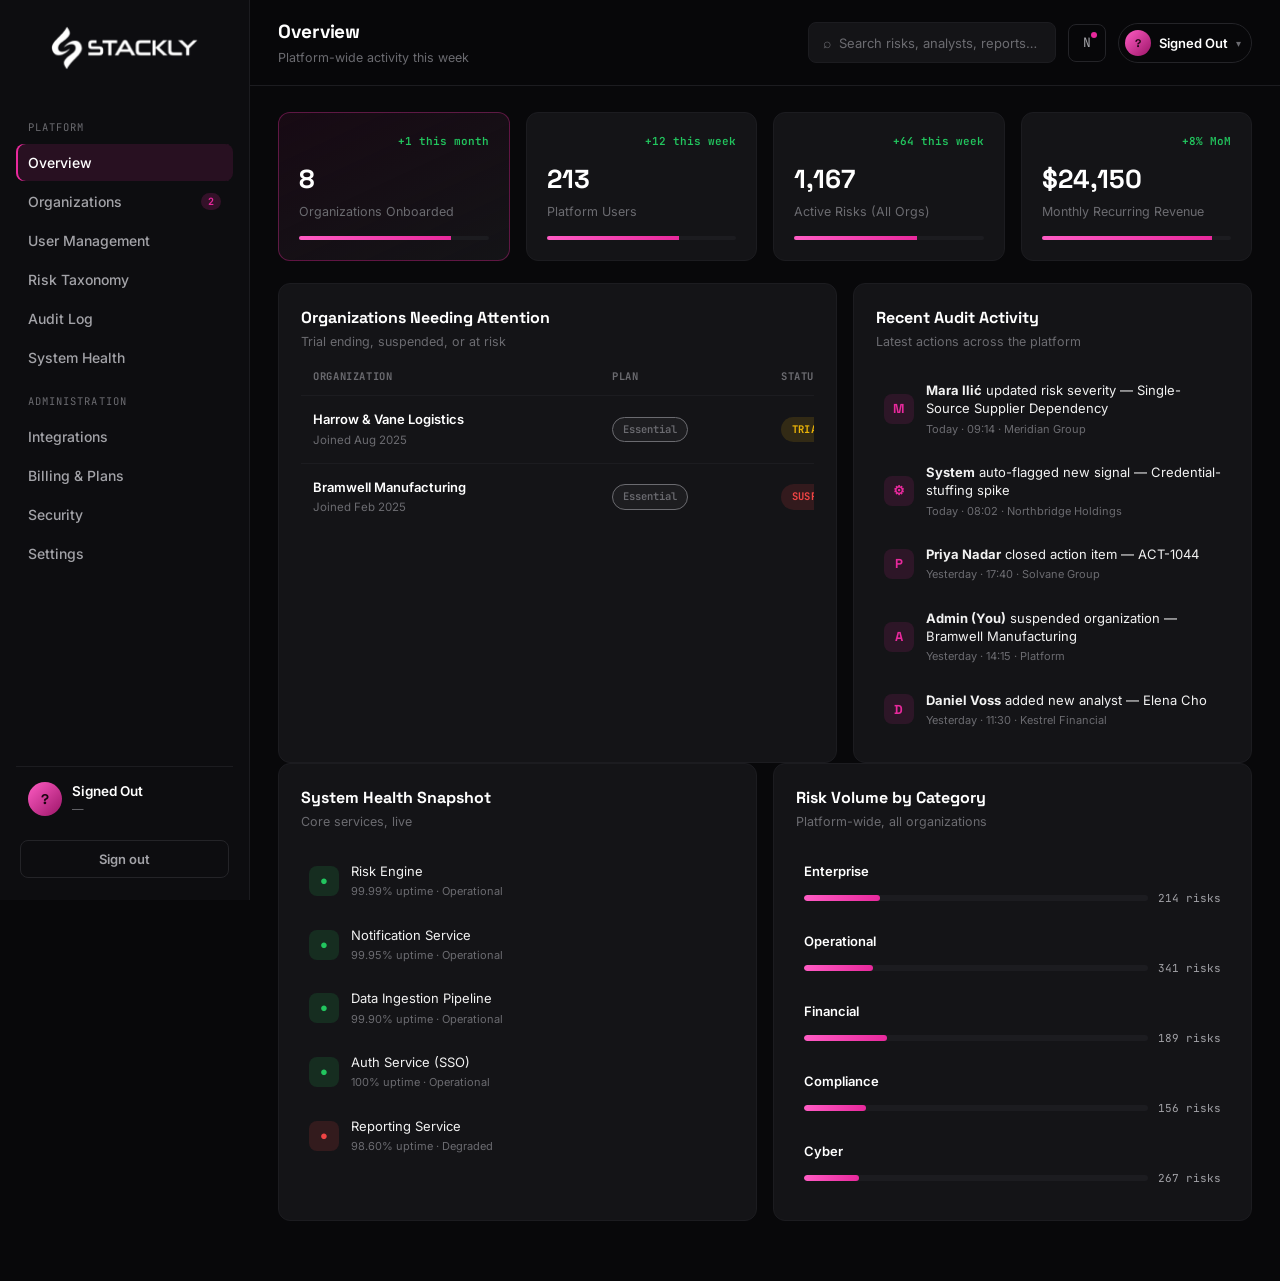
<file: html/admindashboard.html>
<!DOCTYPE html>
<html lang="en">
<head>
<meta charset="UTF-8" />
<meta name="viewport" content="width=device-width, initial-scale=1.0" />
<title>Stackly — Admin Console</title>
<link rel="preconnect" href="https://fonts.googleapis.com" />
<link href="https://fonts.googleapis.com/css2?family=Space+Grotesk:wght@500;700&family=JetBrains+Mono:wght@400;500;600;700&family=Inter:wght@400;500;600;700&display=swap" rel="stylesheet" />
<link rel="stylesheet" href="../css/admindashboard.css" />
</head>
<body>
<div class="dashboard-root">
  <div class="sidebar-overlay" id="sidebar-overlay"></div>
  <aside class="sidebar" id="sidebar">
    <div class="sidebar-header">
      <button class="brand-panel" id="brand-home-btn" aria-label="Go to homepage">
        <span class="brand-logo-slot">
          <!-- LOGO PLACEHOLDER: swap this src for your logo file -->
          <img id="brand-logo-img" class="brand-logo-img" src="../assets/Logo.webp" alt="Your logo">
        </span>
        
      </button>
      <button class="close-btn" id="close-sidebar-btn" aria-label="Close sidebar">✕</button>
    </div>
    <div class="sidebar-section-label">Platform</div>
    <nav class="sidebar-nav" id="nav-main"></nav>
    <div class="sidebar-section-label">Administration</div>
    <nav class="sidebar-nav" id="nav-management"></nav>

    <div class="sidebar-user" id="sidebar-user">
      <div class="sidebar-user-avatar" id="sidebar-user-avatar">–</div>
      <div class="sidebar-user-info">
        <div class="sidebar-user-name" id="sidebar-user-name">Signed out</div>
        <div class="sidebar-user-email" id="sidebar-user-email">—</div>
      </div>
    </div>
    <button class="logout-full-btn" id="logout-btn">Sign out</button>
  </aside>

  <main class="main-content">
    <header class="topbar" id="topbar">
      <div class="topbar-left">
        <button class="hamburger" id="hamburger-btn" aria-label="Open menu"><span></span><span></span><span></span></button>
        <div class="page-title">
          <h1 id="page-title-text">Overview</h1>
          <p id="page-sub-text"></p>
        </div>
      </div>
      <div class="topbar-right">
        <div class="search-box">
          <span class="search-icon">⌕</span>
          <input placeholder="Search risks, analysts, reports…">
        </div>
        <button class="icon-btn" id="notif-btn" aria-label="Notices">N<span class="notif-dot"></span></button>
        <div class="topbar-user" id="topbar-user">
          <button class="topbar-user-btn" id="topbar-user-btn">
            <span class="topbar-user-avatar" id="topbar-user-avatar">–</span>
            <span class="topbar-user-name" id="topbar-user-name">Signed out</span>
            <span class="topbar-user-caret">▾</span>
          </button>
          <div class="topbar-user-menu" id="topbar-user-menu">
            <div class="topbar-user-menu-email">
              <div class="label">Email</div>
              <div class="value" id="topbar-user-email">—</div>
            </div>
            <button class="topbar-user-menu-item" data-nav="settings">Settings</button>
            <button class="topbar-user-menu-item danger" id="topbar-logout-btn">Sign out</button>
          </div>
        </div>
      </div>
    </header>
    <div class="content-area" id="content-area"></div>
  </main>
</div>

<script src="https://cdnjs.cloudflare.com/ajax/libs/gsap/3.12.5/gsap.min.js"></script>
<script>
if ('scrollRestoration' in history) history.scrollRestoration = 'manual';
  window.scrollTo(0, 0);

  /* ---------- Risk categories ---------- */
  const riskCategoryAccents = {
    "Enterprise": "#e8299c",
    "Operational": "#2dd4bf",
    "Financial": "#eab308",
    "Compliance": "#60a5fa",
    "Cyber": "#f97316"
  };

  /* ---------- Organizations running on Stackly ---------- */
  const organizations = [
    { name: "Meridian Group", plan: "Enterprise", seatsUsed: 42, seatsTotal: 50, riskScore: 6.4, status: "Active", joined: "Jan 2023" },
    { name: "Northbridge Holdings", plan: "Advanced", seatsUsed: 18, seatsTotal: 25, riskScore: 5.1, status: "Active", joined: "Mar 2024" },
    { name: "Solvane Group", plan: "Enterprise", seatsUsed: 65, seatsTotal: 75, riskScore: 7.2, status: "Active", joined: "Jun 2022" },
    { name: "Harrow & Vane Logistics", plan: "Essential", seatsUsed: 8, seatsTotal: 10, riskScore: 4.8, status: "Trial", joined: "Aug 2025" },
    { name: "Kestrel Financial", plan: "Advanced", seatsUsed: 22, seatsTotal: 25, riskScore: 6.9, status: "Active", joined: "Nov 2023" },
    { name: "Bramwell Manufacturing", plan: "Essential", seatsUsed: 5, seatsTotal: 10, riskScore: 3.2, status: "Suspended", joined: "Feb 2025" },
    { name: "Continental Risk Partners", plan: "Enterprise", seatsUsed: 88, seatsTotal: 100, riskScore: 5.6, status: "Active", joined: "May 2021" },
    { name: "Fenwick Health Systems", plan: "Advanced", seatsUsed: 15, seatsTotal: 25, riskScore: 6.1, status: "Active", joined: "Sep 2024" }
  ];

  /* ---------- Platform users (across every org) ---------- */
  const platformUsers = [
    { name: "Mara Ilić", org: "Meridian Group", role: "Admin", lastActive: "2h ago", status: "Active" },
    { name: "Tom Okafor", org: "Meridian Group", role: "Analyst", lastActive: "5h ago", status: "Active" },
    { name: "Priya Nadar", org: "Solvane Group", role: "Admin", lastActive: "1d ago", status: "Active" },
    { name: "Daniel Voss", org: "Northbridge Holdings", role: "Analyst", lastActive: "3h ago", status: "Active" },
    { name: "Elena Cho", org: "Kestrel Financial", role: "Analyst", lastActive: "6h ago", status: "Active" },
    { name: "Marcus Ide", org: "Continental Risk Partners", role: "Admin", lastActive: "2d ago", status: "Suspended" },
    { name: "Aiko Yamada", org: "Fenwick Health Systems", role: "Analyst", lastActive: "1h ago", status: "Active" },
    { name: "Jordan Reyes", org: "Harrow & Vane Logistics", role: "Admin", lastActive: "4d ago", status: "Pending" }
  ];

  /* ---------- Risk taxonomy (platform-wide category config) ---------- */
  const riskTaxonomy = [
    { name: "Enterprise", orgsUsing: 8, risksTracked: 214, weight: 22 },
    { name: "Operational", orgsUsing: 8, risksTracked: 341, weight: 20 },
    { name: "Financial", orgsUsing: 7, risksTracked: 189, weight: 24 },
    { name: "Compliance", orgsUsing: 8, risksTracked: 156, weight: 18 },
    { name: "Cyber", orgsUsing: 8, risksTracked: 267, weight: 16 }
  ];

  /* ---------- Audit log ---------- */
  const auditLog = [
    { time: "Today · 09:14", actor: "Mara Ilić", action: "Updated risk severity", target: "Single-Source Supplier Dependency", org: "Meridian Group" },
    { time: "Today · 08:02", actor: "System", action: "Auto-flagged new signal", target: "Credential-stuffing spike", org: "Northbridge Holdings" },
    { time: "Yesterday · 17:40", actor: "Priya Nadar", action: "Closed action item", target: "ACT-1044", org: "Solvane Group" },
    { time: "Yesterday · 14:15", actor: "Admin (You)", action: "Suspended organization", target: "Bramwell Manufacturing", org: "Platform" },
    { time: "Yesterday · 11:30", actor: "Daniel Voss", action: "Added new analyst", target: "Elena Cho", org: "Kestrel Financial" },
    { time: "2 days ago", actor: "System", action: "Nightly risk score recalculation", target: "All Organizations", org: "Platform" },
    { time: "3 days ago", actor: "Admin (You)", action: "Updated taxonomy weight", target: "Financial category", org: "Platform" },
    { time: "4 days ago", actor: "Tom Okafor", action: "Exported risk report", target: "Q3 Financial Summary", org: "Meridian Group" }
  ];

  /* ---------- System health ---------- */
  const systemServices = [
    { name: "Risk Engine", status: "operational", uptime: "99.99%" },
    { name: "Notification Service", status: "operational", uptime: "99.95%" },
    { name: "Data Ingestion Pipeline", status: "operational", uptime: "99.90%" },
    { name: "Auth Service (SSO)", status: "operational", uptime: "100%" },
    { name: "Reporting Service", status: "degraded", uptime: "98.60%" }
  ];

  /* ---------- Integrations ---------- */
  const integrations = [
    { name: "Okta SSO", type: "Identity Provider", status: "Connected", orgsConnected: 5 },
    { name: "Microsoft Entra ID", type: "Identity Provider", status: "Connected", orgsConnected: 3 },
    { name: "Slack", type: "Notifications", status: "Connected", orgsConnected: 6 },
    { name: "Refinitiv Market Data", type: "Data Feed", status: "Connected", orgsConnected: 4 },
    { name: "Dun & Bradstreet", type: "Data Feed", status: "Connected", orgsConnected: 2 },
    { name: "Webhook API", type: "Custom", status: "Connected", orgsConnected: 8 }
  ];

  /* ---------- Billing & plans ---------- */
  const billingData = [
    { org: "Meridian Group", plan: "Enterprise", mrr: 4200, nextBilling: "Oct 1", paymentStatus: "Paid" },
    { org: "Northbridge Holdings", plan: "Advanced", mrr: 1800, nextBilling: "Oct 3", paymentStatus: "Paid" },
    { org: "Solvane Group", plan: "Enterprise", mrr: 5600, nextBilling: "Oct 5", paymentStatus: "Paid" },
    { org: "Harrow & Vane Logistics", plan: "Essential", mrr: 600, nextBilling: "Oct 12", paymentStatus: "Trial" },
    { org: "Kestrel Financial", plan: "Advanced", mrr: 1900, nextBilling: "Oct 8", paymentStatus: "Paid" },
    { org: "Bramwell Manufacturing", plan: "Essential", mrr: 500, nextBilling: "Sep 28", paymentStatus: "Overdue" },
    { org: "Continental Risk Partners", plan: "Enterprise", mrr: 7800, nextBilling: "Oct 15", paymentStatus: "Paid" },
    { org: "Fenwick Health Systems", plan: "Advanced", mrr: 1750, nextBilling: "Oct 20", paymentStatus: "Paid" }
  ];

  const navItems = [
    { label: "Overview", id: "dashboard" },
    { label: "Organizations", id: "orgs" },
    { label: "User Management", id: "users" },
    { label: "Risk Taxonomy", id: "taxonomy" },
    { label: "Audit Log", id: "audit" },
    { label: "System Health", id: "health" },
    { label: "Integrations", id: "integrations" },
    { label: "Billing & Plans", id: "billing" },
    { label: "Security", id: "security" },
    { label: "Settings", id: "settings" }
  ];

  const statusBadgeClass = {
    "Active": "status-active", "Trial": "status-field", "Suspended": "status-danger",
    "Pending": "status-field", "Paid": "status-active", "Overdue": "status-danger",
    "operational": "status-active", "degraded": "status-danger"
  };
  const planColor = { "Essential": "#6b6b70", "Advanced": "#2dd4bf", "Enterprise": "#e8299c" };

  const pageMap = {
    dashboard:    { title: "Overview", sub: "Platform-wide activity this week" },
    orgs:         { title: "Organizations", sub: "Every organization running on Stackly" },
    users:        { title: "User Management", sub: "Accounts and roles across the platform" },
    taxonomy:     { title: "Risk Taxonomy", sub: "Category configuration & weighting" },
    audit:        { title: "Audit Log", sub: "Every administrative action, tracked" },
    health:       { title: "System Health", sub: "Live status of core platform services" },
    integrations: { title: "Integrations", sub: "Connected identity, data & notification systems" },
    billing:      { title: "Billing & Plans", sub: "Subscriptions and revenue by organization" },
    security:     { title: "Security", sub: "Platform-wide security policies" },
    settings:     { title: "Settings", sub: "Profile & preferences" }
  };

  /* =========================================================
     SIGNED-IN USER LOOKUP
     Reads the account whatever key and shape the login page used:
     the usual key names in localStorage then sessionStorage, a JSON
     object or a bare email string, nested objects, and finally a
     sweep of every stored key. JSON is parsed before anything is
     treated as an address, because a serialized object has no
     spaces and would otherwise match a loose email pattern.
     ========================================================= */
  const EMAIL_RE = /^[A-Za-z0-9._%+-]+@[A-Za-z0-9.-]+\.[A-Za-z]{2,}$/;
  const USER_KEY_CANDIDATES = [
    'user', 'currentUser', 'loggedInUser', 'authUser', 'stacklyUser',
    'userData', 'profile', 'account', 'auth', 'session',
    'userEmail', 'email', 'username'
  ];
  const EMAIL_FIELDS = ['email', 'mail', 'useremail', 'emailaddress', 'e-mail', 'username', 'login', 'user'];
  const NAME_FIELDS = ['name', 'fullname', 'displayname', 'firstname', 'givenname'];
  const ROLE_FIELDS = ['role', 'userrole', 'accounttype', 'type'];
  let foundUserKey = null;

  function asEmail(v) {
    if (typeof v !== 'string') return null;
    const s = v.trim();
    return EMAIL_RE.test(s) ? s : null;
  }

  function objToUser(obj, depth) {
    depth = depth || 0;
    if (!obj || depth > 4) return null;
    if (typeof obj === 'string') {
      const direct = asEmail(obj);
      if (direct) return { email: direct };
      return rawToUser(obj, depth + 1);
    }
    if (Array.isArray(obj)) {
      for (let i = 0; i < obj.length; i++) {
        const hit = objToUser(obj[i], depth + 1);
        if (hit) return hit;
      }
      return null;
    }
    if (typeof obj !== 'object') return null;
    // Pass 1 — likeliest field names, matched case-insensitively so
    // "Email", "EMAIL" and "email" all work.
    for (const k in obj) {
      if (EMAIL_FIELDS.indexOf(String(k).toLowerCase()) === -1) continue;
      const hit = asEmail(obj[k]);
      if (hit) return Object.assign({}, obj, { email: hit });
    }
    // Pass 2 — any other string value that is an address.
    for (const k in obj) {
      const hit = asEmail(obj[k]);
      if (hit) return Object.assign({}, obj, { email: hit });
    }
    // Pass 3 — nested objects and nested JSON strings.
    for (const k in obj) {
      const v = obj[k];
      if (v && typeof v === 'object') {
        const nested = objToUser(v, depth + 1);
        if (nested) return nested;
      } else if (typeof v === 'string' && (v.trim().charAt(0) === '{' || v.trim().charAt(0) === '[')) {
        const nested = rawToUser(v, depth + 1);
        if (nested) return nested;
      }
    }
    return null;
  }

  function rawToUser(raw, depth) {
    depth = depth || 0;
    if (!raw || depth > 4) return null;
    const trimmed = String(raw).trim();
    if (!trimmed) return null;
    const first = trimmed.charAt(0);
    if (first === '{' || first === '[' || first === '"') {
      try { return objToUser(JSON.parse(trimmed), depth); } catch (e) { /* fall through */ }
    }
    const direct = asEmail(trimmed);
    if (direct) return { email: direct };
    try { return objToUser(JSON.parse(trimmed), depth); } catch (e) { return null; }
  }

  function pickField(obj, fields) {
    if (!obj || typeof obj !== 'object') return '';
    for (const k in obj) {
      if (fields.indexOf(String(k).toLowerCase()) === -1) continue;
      const v = obj[k];
      if (typeof v === 'string' && v.trim() && !asEmail(v)) return v.trim();
    }
    return '';
  }

  function getCurrentUser() {
    const stores = [];
    try { if (window.localStorage) stores.push(localStorage); } catch (e) {}
    try { if (window.sessionStorage) stores.push(sessionStorage); } catch (e) {}

    for (let s = 0; s < stores.length; s++) {
      try { if (stores[s].getItem('isAuthenticated') === 'false') return null; } catch (e) {}
    }
    for (let s = 0; s < stores.length; s++) {
      for (let i = 0; i < USER_KEY_CANDIDATES.length; i++) {
        const key = USER_KEY_CANDIDATES[i];
        let hit = null;
        try { hit = rawToUser(stores[s].getItem(key)); } catch (e) {}
        if (hit) { foundUserKey = key; return hit; }
      }
    }
    for (let s = 0; s < stores.length; s++) {
      let len = 0;
      try { len = stores[s].length; } catch (e) {}
      for (let i = 0; i < len; i++) {
        let key = null, hit = null;
        try { key = stores[s].key(i); hit = rawToUser(stores[s].getItem(key)); } catch (e) {}
        if (hit) { foundUserKey = key; return hit; }
      }
    }
    return null;
  }

  function usernameFromEmail(email) { if (!email) return ''; return email.includes('@') ? email.split('@')[0] : email; }

  const currentUser = getCurrentUser();
  const currentEmail = currentUser ? (asEmail(currentUser.email) || '') : '';
  const storedName = currentUser ? pickField(currentUser, NAME_FIELDS) : '';
  const currentRole = currentUser ? pickField(currentUser, ROLE_FIELDS).toLowerCase() : '';
  const currentUsername = (currentEmail || storedName) ? (storedName || usernameFromEmail(currentEmail)) : '';
  // First character of the email address.
  const currentInitial = ((currentEmail || currentUsername || '?').trim().charAt(0) || '?').toUpperCase();

  function paintUserChrome() {
    const nameToShow = currentUsername || currentEmail || 'Signed out';
    const emailToShow = currentEmail || '—';
    document.getElementById('sidebar-user-avatar').textContent = currentInitial;
    document.getElementById('sidebar-user-name').textContent = nameToShow;
    document.getElementById('sidebar-user-name').setAttribute('title', nameToShow);
    document.getElementById('sidebar-user-email').textContent = emailToShow;
    document.getElementById('sidebar-user-email').setAttribute('title', emailToShow);
    document.getElementById('topbar-user-avatar').textContent = currentInitial;
    document.getElementById('topbar-user-name').textContent = nameToShow;
    document.getElementById('topbar-user-email').textContent = emailToShow;
  }

  function logout() {
    const keys = ['user', 'isAuthenticated', 'activeNav', 'settings'].concat(USER_KEY_CANDIDATES);
    if (foundUserKey && keys.indexOf(foundUserKey) === -1) keys.push(foundUserKey);
    keys.forEach(function (k) {
      try { localStorage.removeItem(k); } catch (e) {}
      try { sessionStorage.removeItem(k); } catch (e) {}
    });
    window.location.href = 'login.html';
  }

  function getSavedNav() {
    try { const saved = localStorage.getItem('activeNav'); if (saved && pageMap[saved]) return saved; } catch (e) {}
    return 'dashboard';
  }
  function loadSettings() {
    const defaults = {
      notifications: true, emailDigest: false, darkMode: true, language: "English",
      twoFactor: true, ssoRequired: true, ipAllowlist: false, autoLock: true, sessionTimeout: "30 minutes"
    };
    try { const raw = localStorage.getItem('settings'); if (raw) return Object.assign(defaults, JSON.parse(raw)); } catch (e) {}
    return defaults;
  }
  function saveSettings() { try { localStorage.setItem('settings', JSON.stringify(state.settings)); } catch (e) {} }

  let state = { activeNav: getSavedNav(), orgFilter: "All", userSearch: "", settings: loadSettings() };

  function fmt(n) { return "$" + n.toLocaleString(); }
  function go404() { window.location.href = "404.html"; }
  function regionTag(dept) { const c = riskCategoryAccents[dept] || "#e8299c"; return `<span class="region-tag" style="color:${c};border-color:${c};background:${c}1a;">${dept}</span>`; }
  function planTag(plan) { const c = planColor[plan] || "#6b6b70"; return `<span class="region-tag" style="color:${c};border-color:${c};background:${c}1a;">${plan}</span>`; }
  function statusBadge(status) { return `<span class="status-badge ${statusBadgeClass[status] || "status-field"}">${status}</span>`; }

  /* =========================================================
     TOPBAR HEIGHT
     Below 960px the header is position:fixed, so the content needs
     an equal top offset. Measuring it keeps the two in step no
     matter how the header wraps at a given width.
     ========================================================= */
  function syncTopbarHeight() {
    const tb = document.getElementById('topbar');
    if (!tb) return;
    const h = tb.offsetHeight;
    if (h) document.documentElement.style.setProperty('--topbar-h', h + 'px');
  }

  function animateStatBars(){
    requestAnimationFrame(() => {
      document.querySelectorAll('.stat-bar-fill, .progress-fill').forEach(el => {
        const target = el.getAttribute('data-w');
        if (target) el.style.width = target + '%';
      });
    });
  }
  function gsapEntrance(){
    if (typeof gsap === 'undefined') return;
    gsap.killTweensOf('.stat-card, .card, .team-card, .pub-card, .research-card');
    gsap.set('.stat-card', { opacity: 0, y: 18 });
    gsap.to('.stat-card', { opacity: 1, y: 0, duration: 0.55, ease: 'power3.out', stagger: 0.06 });
    gsap.set('.card, .team-card, .pub-card, .research-card', { opacity: 0, y: 22 });
    gsap.to('.card, .team-card, .pub-card, .research-card', { opacity: 1, y: 0, duration: 0.6, ease: 'power3.out', stagger: 0.05, delay: 0.08 });
    document.querySelectorAll('.stat-value').forEach(el => {
      const raw = el.textContent.trim();
      const match = raw.match(/^([^\d]*)([\d,]+\.?\d*)(.*)$/);
      if (!match) return;
      const prefix = match[1], numStr = match[2].replace(/,/g, ''), suffix = match[3];
      const num = parseFloat(numStr);
      if (isNaN(num)) return;
      const isInt = Number.isInteger(num) && !numStr.includes('.');
      const counter = { val: 0 };
      gsap.to(counter, {
        val: num, duration: 1.1, ease: 'power2.out', delay: 0.15,
        onUpdate: () => { const shown = isInt ? Math.round(counter.val).toLocaleString() : counter.val.toFixed(1); el.textContent = prefix + shown + suffix; },
        onComplete: () => { el.textContent = raw; }
      });
    });
  }

  function renderDashboard() {
    const totalMrr = billingData.reduce((a, b) => a + b.mrr, 0);
    const needsAttention = organizations.filter(o => o.status !== "Active");
    const stats = [
      { delta: "+1 this month", value: String(organizations.length), label: "Organizations Onboarded", bar: 80, accent: true },
      { delta: "+12 this week", value: "213", label: "Platform Users", bar: 70 },
      { delta: "+64 this week", value: "1,167", label: "Active Risks (All Orgs)", bar: 65 },
      { delta: "+8% MoM", value: fmt(totalMrr), label: "Monthly Recurring Revenue", bar: 90 }
    ];
    const statsHtml = stats.map(s => `<div class="stat-card ${s.accent ? "stat-accent" : ""}" onclick="go404()">
        <div class="stat-top"><span></span><span class="stat-delta up">${s.delta}</span></div>
        <div class="stat-value">${s.value}</div><div class="stat-label">${s.label}</div>
        <div class="stat-bar"><div class="stat-bar-fill" data-w="${s.bar}"></div></div>
      </div>`).join("");

    const attentionRows = needsAttention.map(o => `<tr onclick="go404()">
        <td><div class="t-name">${o.name}</div><div class="t-sub">Joined ${o.joined}</div></td>
        <td>${planTag(o.plan)}</td>
        <td>${statusBadge(o.status)}</td>
      </tr>`).join("");

    const auditHtml = auditLog.slice(0, 5).map(a => `<li class="activity-item" onclick="go404()">
        <span class="act-icon">${a.actor === "System" ? "⚙" : a.actor.charAt(0)}</span>
        <div class="act-body"><p class="act-text"><strong>${a.actor}</strong> ${a.action.toLowerCase()} — ${a.target}</p><span class="act-time">${a.time} · ${a.org}</span></div>
      </li>`).join("");

    const healthHtml = systemServices.map(s => `<li class="activity-item" onclick="go404()">
        <span class="act-icon" style="background:${s.status === "operational" ? "rgba(34,197,94,.14)" : "rgba(239,68,68,.14)"};color:${s.status === "operational" ? "var(--green)" : "var(--red)"}">●</span>
        <div class="act-body"><p class="act-text">${s.name}</p><span class="act-time">${s.uptime} uptime · ${s.status === "operational" ? "Operational" : "Degraded"}</span></div>
      </li>`).join("");

    const taxonomyHtml = riskTaxonomy.map(t => `<li class="milestone-item" onclick="go404()">
        <div class="ms-body" style="flex:1">
          <div class="ms-event">${t.name}</div>
          <div class="progress-wrap" style="margin-top:8px"><div class="progress-bar"><div class="progress-fill" data-w="${t.weight}"></div></div><span class="progress-pct">${t.risksTracked} risks</span></div>
        </div>
      </li>`).join("");

    return `
      <section class="stats-grid">${statsHtml}</section>
      <section class="mid-grid">
        <div class="card">
          <div class="card-header"><div><h2 class="card-title">Organizations Needing Attention</h2><p class="card-sub">Trial ending, suspended, or at risk</p></div></div>
          <div class="table-wrapper"><table class="runs-table"><thead><tr><th>Organization</th><th>Plan</th><th>Status</th></tr></thead><tbody>${attentionRows || '<tr><td colspan="3" style="color:var(--text-mute)">All organizations in good standing.</td></tr>'}</tbody></table></div>
        </div>
        <div class="card">
          <div class="card-header"><div><h2 class="card-title">Recent Audit Activity</h2><p class="card-sub">Latest actions across the platform</p></div></div>
          <ul class="activity-list">${auditHtml}</ul>
        </div>
      </section>
      <section class="bottom-grid">
        <div class="card">
          <div class="card-header"><div><h2 class="card-title">System Health Snapshot</h2><p class="card-sub">Core services, live</p></div></div>
          <ul class="activity-list">${healthHtml}</ul>
        </div>
        <div class="card">
          <div class="card-header"><div><h2 class="card-title">Risk Volume by Category</h2><p class="card-sub">Platform-wide, all organizations</p></div></div>
          <ul class="milestone-list">${taxonomyHtml}</ul>
        </div>
      </section>
    `;
  }

  function renderOrganizations() {
    const statuses = ["All", "Active", "Trial", "Suspended"];
    const filtered = state.orgFilter === "All" ? organizations : organizations.filter(o => o.status === state.orgFilter);
    const stats = [
      { value: organizations.length, label: "Total Organizations" },
      { value: organizations.filter(o => o.status === "Active").length, label: "Active", accent: true },
      { value: organizations.filter(o => o.status === "Trial").length, label: "On Trial" },
      { value: organizations.filter(o => o.status === "Suspended").length, label: "Suspended" }
    ];
    const statsHtml = stats.map((s, i) => { const bar = [100, 75, 30, 15][i];
      return `<div class="stat-card ${s.accent ? "stat-accent" : ""}" onclick="go404()">
        <div class="stat-top"></div><div class="stat-value">${s.value}</div><div class="stat-label">${s.label}</div>
        <div class="stat-bar"><div class="stat-bar-fill" data-w="${bar}"></div></div></div>`; }).join("");

    const filterHtml = statuses.map(s => `<button class="btn-outline run-filter-btn ${state.orgFilter === s ? "btn-active" : ""}" data-org-filter="${s}">${s}</button>`).join("");

    const rows = filtered.map(o => {
      const seatPct = Math.round((o.seatsUsed / o.seatsTotal) * 100);
      return `<tr onclick="go404()">
        <td><div class="t-name">${o.name}</div><div class="t-sub">Joined ${o.joined}</div></td>
        <td>${planTag(o.plan)}</td>
        <td><div class="progress-wrap"><div class="progress-bar"><div class="progress-fill" data-w="${seatPct}"></div></div><span class="progress-pct">${o.seatsUsed}/${o.seatsTotal}</span></div></td>
        <td class="date-col">${o.riskScore.toFixed(1)}</td>
        <td>${statusBadge(o.status)}</td>
      </tr>`;
    }).join("");

    return `<section class="stats-grid">${statsHtml}</section>
      <div class="card">
        <div class="card-header"><div><h2 class="card-title">Organizations</h2><p class="card-sub">Every tenant running on Stackly</p></div>
        <div style="display:flex;gap:8px;flex-wrap:wrap">${filterHtml}</div></div>
        <div class="table-wrapper"><table class="runs-table"><thead><tr><th>Organization</th><th>Plan</th><th>Seats</th><th>Avg Risk Score</th><th>Status</th></tr></thead><tbody>${rows}</tbody></table></div>
      </div>`;
  }

  function renderUsers() {
    const q = state.userSearch.toLowerCase();
    const filtered = platformUsers.filter(u => u.name.toLowerCase().includes(q) || u.org.toLowerCase().includes(q));
    const stats = [
      { value: "213", label: "Total Platform Users", bar: 85, accent: true },
      { value: platformUsers.filter(u => u.status === "Active").length, label: "Active Today", bar: 70 },
      { value: platformUsers.filter(u => u.role === "Admin").length, label: "Org Admins", bar: 40 },
      { value: platformUsers.filter(u => u.status === "Pending").length, label: "Pending Invites", bar: 15 }
    ];
    const statsHtml = stats.map(s => `<div class="stat-card ${s.accent ? "stat-accent" : ""}" onclick="go404()">
        <div class="stat-top"></div><div class="stat-value">${s.value}</div><div class="stat-label">${s.label}</div>
        <div class="stat-bar"><div class="stat-bar-fill" data-w="${s.bar}"></div></div></div>`).join("");

    const rows = filtered.map(u => `<tr onclick="go404()">
        <td><div class="t-name">${u.name}</div><div class="t-sub">${u.org}</div></td>
        <td class="date-col" style="font-weight:600;color:${u.role === "Admin" ? "var(--pink)" : "var(--text-dim)"}">${u.role}</td>
        <td class="date-col">${u.lastActive}</td>
        <td>${statusBadge(u.status)}</td>
      </tr>`).join("");

    return `<section class="stats-grid">${statsHtml}</section>
      <div class="card">
        <div class="card-header"><div><h2 class="card-title">User Directory</h2><p class="card-sub">Every account across every organization</p></div>
        <div class="search-box" style="flex:0 0 auto"><span class="search-icon">⌕</span><input id="user-search-input" placeholder="Search users or organizations…" value="${state.userSearch}"></div></div>
        <div class="table-wrapper"><table class="runs-table"><thead><tr><th>User</th><th>Role</th><th>Last Active</th><th>Status</th></tr></thead><tbody>${rows}</tbody></table></div>
      </div>`;
  }

  function renderTaxonomy() {
    const totalRisks = riskTaxonomy.reduce((a, t) => a + t.risksTracked, 0);
    const avgWeight = Math.round(riskTaxonomy.reduce((a, t) => a + t.weight, 0) / riskTaxonomy.length);
    const fullCoverage = riskTaxonomy.filter(t => t.orgsUsing === 8).length;
    const stats = [
      { value: riskTaxonomy.length, label: "Risk Categories", bar: 100, accent: true },
      { value: totalRisks.toLocaleString(), label: "Total Risks Tracked", bar: 85 },
      { value: fullCoverage, label: "Categories at Full Coverage", bar: 60 },
      { value: avgWeight + "%", label: "Avg. Category Weight", bar: avgWeight }
    ];
    const statsHtml = stats.map(s => `<div class="stat-card ${s.accent ? "stat-accent" : ""}" onclick="go404()">
        <div class="stat-top"></div><div class="stat-value">${s.value}</div><div class="stat-label">${s.label}</div>
        <div class="stat-bar"><div class="stat-bar-fill" data-w="${s.bar}"></div></div></div>`).join("");

    const cards = riskTaxonomy.map(t => `<div class="team-card" onclick="go404()">
        <div style="display:flex;align-items:center;justify-content:space-between;gap:10px;flex-wrap:wrap;margin-bottom:14px">
          <span class="member-name" style="font-size:15px">${t.name}</span>
          ${regionTag(t.name)}
        </div>
        <div class="team-card-meta">
          <div>${t.orgsUsing} of 8 organizations using this category</div>
          <div>${t.risksTracked} risks currently tracked</div>
        </div>
        <div class="progress-wrap" style="margin-top:14px"><div class="progress-bar"><div class="progress-fill" data-w="${t.weight}"></div></div><span class="progress-pct">${t.weight}% weight</span></div>
      </div>`).join("");

    return `<section class="stats-grid">${statsHtml}</section>
      <div class="card"><div class="card-header"><div><h2 class="card-title">Risk Taxonomy</h2><p class="card-sub">How the composite score is weighted, platform-wide</p></div></div>
      <div class="team-grid">${cards}</div></div>`;
  }

  function renderAudit() {
    const rows = auditLog.map(a => `<li class="activity-item" onclick="go404()">
        <span class="act-icon">${a.actor === "System" ? "⚙" : a.actor.charAt(0)}</span>
        <div class="act-body"><p class="act-text"><strong>${a.actor}</strong> ${a.action.toLowerCase()} — ${a.target} <span style="color:var(--text-mute)">(${a.org})</span></p><span class="act-time">${a.time}</span></div>
      </li>`).join("");
    return `<div class="card"><div class="card-header"><div><h2 class="card-title">Audit Log</h2><p class="card-sub">Every administrative and system action, in order</p></div></div>
      <ul class="activity-list">${rows}</ul></div>`;
  }

  function renderHealth() {
    const stats = [
      { value: "99.9%", label: "API Uptime (30d)", bar: 100, accent: true },
      { value: "1.2s", label: "Avg. Pipeline Latency", bar: 70 },
      { value: "340", label: "Active Sessions", bar: 65 },
      { value: "12d ago", label: "Last Incident (Resolved)", bar: 90 }
    ];
    const statsHtml = stats.map(s => `<div class="stat-card ${s.accent ? "stat-accent" : ""}" onclick="go404()">
        <div class="stat-top"></div><div class="stat-value" style="font-size:22px">${s.value}</div><div class="stat-label">${s.label}</div>
        <div class="stat-bar"><div class="stat-bar-fill" data-w="${s.bar}"></div></div></div>`).join("");

    const rows = systemServices.map(s => `<li class="activity-item" onclick="go404()">
        <span class="act-icon" style="background:${s.status === "operational" ? "rgba(34,197,94,.14)" : "rgba(239,68,68,.14)"};color:${s.status === "operational" ? "var(--green)" : "var(--red)"}">●</span>
        <div class="act-body"><p class="act-text">${s.name}</p><span class="act-time">${s.uptime} uptime, last 30 days</span></div>
        <span class="status-badge ${s.status === "operational" ? "status-active" : "status-danger"}">${s.status === "operational" ? "Operational" : "Degraded"}</span>
      </li>`).join("");

    return `<section class="stats-grid">${statsHtml}</section>
      <div class="card"><div class="card-header"><div><h2 class="card-title">Service Status</h2><p class="card-sub">Core platform services, live</p></div></div>
      <ul class="activity-list">${rows}</ul></div>`;
  }

  function renderIntegrations() {
    const stats = [
      { value: integrations.length, label: "Connected Integrations", bar: 90, accent: true },
      { value: integrations.filter(i => i.type === "Identity Provider").length, label: "Identity Providers", bar: 40 },
      { value: integrations.filter(i => i.type === "Data Feed").length, label: "Data Feeds", bar: 40 },
      { value: integrations.reduce((a, i) => a + i.orgsConnected, 0), label: "Total Org Connections", bar: 75 }
    ];
    const statsHtml = stats.map(s => `<div class="stat-card ${s.accent ? "stat-accent" : ""}" onclick="go404()">
        <div class="stat-top"></div><div class="stat-value">${s.value}</div><div class="stat-label">${s.label}</div>
        <div class="stat-bar"><div class="stat-bar-fill" data-w="${s.bar}"></div></div></div>`).join("");

    const cards = integrations.map(i => `<div class="pub-card" onclick="go404()">
        <div class="pub-card-title">${i.name}</div>
        <div class="pub-card-meta">${i.type} · ${i.orgsConnected} organization${i.orgsConnected !== 1 ? "s" : ""} connected</div>
        <div class="pub-card-footer">
          <span class="status-badge status-active">${i.status}</span>
          <button class="btn-outline pub-view-btn" onclick="event.stopPropagation();go404()">Manage</button>
        </div>
      </div>`).join("");

    return `<section class="stats-grid">${statsHtml}</section>
      <div class="card"><div class="card-header"><div><h2 class="card-title">Integrations</h2><p class="card-sub">Identity, data, and notification systems</p></div></div>
      <div class="pub-grid">${cards}</div></div>`;
  }

  function renderBilling() {
    const totalMrr = billingData.reduce((a, b) => a + b.mrr, 0);
    const paid = billingData.filter(b => b.paymentStatus === "Paid").length;
    const trial = billingData.filter(b => b.paymentStatus === "Trial").length;
    const overdue = billingData.filter(b => b.paymentStatus === "Overdue").length;
    const stats = [
      { value: fmt(totalMrr), label: "Monthly Recurring Revenue", bar: 90, accent: true },
      { value: paid, label: "Active Subscriptions", bar: 80 },
      { value: trial, label: "On Trial", bar: 20 },
      { value: overdue, label: "Overdue", bar: overdue > 0 ? 15 : 2 }
    ];
    const statsHtml = stats.map(s => `<div class="stat-card ${s.accent ? "stat-accent" : ""}" onclick="go404()">
        <div class="stat-top"></div><div class="stat-value" style="font-size:22px">${s.value}</div><div class="stat-label">${s.label}</div>
        <div class="stat-bar"><div class="stat-bar-fill" data-w="${s.bar}"></div></div></div>`).join("");

    const rows = billingData.map(b => `<tr onclick="go404()">
        <td><div class="t-name">${b.org}</div></td>
        <td>${planTag(b.plan)}</td>
        <td class="budget-col" style="color:#fff;font-weight:700">${fmt(b.mrr)}</td>
        <td class="date-col">${b.nextBilling}</td>
        <td>${statusBadge(b.paymentStatus)}</td>
      </tr>`).join("");

    return `<section class="stats-grid">${statsHtml}</section>
      <div class="card"><div class="card-header"><div><h2 class="card-title">Billing &amp; Plans</h2><p class="card-sub">Revenue and subscription status by organization</p></div></div>
      <div class="table-wrapper"><table class="runs-table"><thead><tr><th>Organization</th><th>Plan</th><th>MRR</th><th>Next Billing</th><th>Payment</th></tr></thead><tbody>${rows}</tbody></table></div></div>`;
  }

  function renderSecurity() {
    const s = state.settings;
    return `
      <div class="card"><div class="card-header"><div><h2 class="card-title">Platform Security Policies</h2><p class="card-sub">Applied across every organization</p></div></div>
        <div>
          <div class="pref-row">
            <div><div class="pref-title">Enforce 2FA for Admins</div><div class="pref-desc">Require two-factor authentication for every org admin account</div></div>
            ${toggleHtml("twoFactor", s.twoFactor)}
          </div>
          <div class="pref-row">
            <div><div class="pref-title">Require SSO for Enterprise Tier</div><div class="pref-desc">Enterprise-plan organizations must authenticate via SSO</div></div>
            ${toggleHtml("ssoRequired", s.ssoRequired)}
          </div>
          <div class="pref-row">
            <div><div class="pref-title">IP Allowlist Enforcement</div><div class="pref-desc">Restrict console access to approved IP ranges</div></div>
            ${toggleHtml("ipAllowlist", s.ipAllowlist)}
          </div>
          <div class="pref-row pref-row-last">
            <div><div class="pref-title">Auto-Lock Inactive Sessions</div><div class="pref-desc">Sign out sessions automatically after inactivity</div></div>
            ${toggleHtml("autoLock", s.autoLock)}
          </div>
        </div>
      </div>
      <div class="card"><div class="card-header"><div><h2 class="card-title">Session Policy</h2><p class="card-sub">How long an idle session stays signed in</p></div></div>
        <div class="pref-row pref-row-last">
          <div><div class="pref-title">Session Timeout</div><div class="pref-desc">Applies to all platform users</div></div>
          <select class="pref-select" id="timeout-select">${["15 minutes", "30 minutes", "1 hour", "4 hours"].map(t => `<option ${s.sessionTimeout === t ? "selected" : ""}>${t}</option>`).join("")}</select>
        </div>
      </div>
      <div class="card"><div class="card-header"><div><h2 class="card-title">Danger Zone</h2><p class="card-sub">Platform-wide security actions</p></div></div>
        <div class="danger-row">
          <button class="btn-outline btn-danger" onclick="go404()">Force Log Out All Sessions</button>
          <button class="btn-outline btn-danger" onclick="go404()">Reset Platform API Keys</button>
        </div>
      </div>`;
  }

  function toggleHtml(id, value) {
    return `<div class="toggle-switch" data-toggle="${id}" style="background:${value ? "var(--pink)" : "var(--border)"}">
      <div class="toggle-knob" style="left:${value ? "20px" : "3px"}"></div></div>`;
  }

  function renderSettings() {
    const s = state.settings;
    const displayName = currentUsername || currentEmail || "Signed out";
    const displayEmail = currentEmail || "No account signed in";
    return `
      <div class="card"><div class="card-header"><div><h2 class="card-title">Account</h2><p class="card-sub">Signed-in profile</p></div></div>
        <div class="account-row">
          <div class="account-avatar">${currentInitial}</div>
          <div><div class="account-name">${displayName}</div>
          <div class="account-email">${displayEmail}</div>
          <div class="account-role">${currentUser ? (currentRole === 'admin' ? 'Administrator account' : 'User account') : 'Not signed in'}</div></div>
        </div>
        <button class="btn-outline" onclick="go404()">Edit Profile</button>
      </div>
      <div class="card"><div class="card-header"><div><h2 class="card-title">Preferences</h2><p class="card-sub">Notifications and display</p></div></div>
        <div>
          <div class="pref-row">
            <div><div class="pref-title">Push Notifications</div><div class="pref-desc">Alerts for new risk signals and status changes</div></div>
            ${toggleHtml("notifications", s.notifications)}
          </div>
          <div class="pref-row">
            <div><div class="pref-title">Weekly Digest</div><div class="pref-desc">Summary of category activity every Monday</div></div>
            ${toggleHtml("emailDigest", s.emailDigest)}
          </div>
          <div class="pref-row">
            <div><div class="pref-title">Dark Mode</div><div class="pref-desc">Use a darker colour scheme across the console</div></div>
            ${toggleHtml("darkMode", s.darkMode)}
          </div>
          <div class="pref-row pref-row-last">
            <div><div class="pref-title">Language</div><div class="pref-desc">Interface display language</div></div>
            <select class="pref-select" id="lang-select">${["English", "French", "Spanish", "Mandarin", "Portuguese"].map(l => `<option ${s.language === l ? "selected" : ""}>${l}</option>`).join("")}</select>
          </div>
        </div>
      </div>
      <div class="card"><div class="card-header"><div><h2 class="card-title">Session</h2><p class="card-sub">Sign out of this account on this device</p></div></div>
        <div class="session-row">
          <div class="session-text">Signed in as <strong>${displayEmail}</strong>. Signing out will clear this session and return you to the sign-in screen.</div>
          <button class="btn-outline btn-danger" id="settings-logout-btn">Sign out</button>
        </div>
      </div>
      <div class="card"><div class="card-header"><div><h2 class="card-title">Danger Zone</h2><p class="card-sub">Irreversible account actions</p></div></div>
        <div class="danger-row">
          <button class="btn-outline btn-danger" onclick="go404()">Reset Password</button>
          <button class="btn-outline btn-danger" onclick="go404()">Delete Account</button>
        </div>
      </div>`;
  }

  const pageRenderers = { dashboard: renderDashboard, orgs: renderOrganizations, users: renderUsers, taxonomy: renderTaxonomy, audit: renderAudit, health: renderHealth, integrations: renderIntegrations, billing: renderBilling, security: renderSecurity, settings: renderSettings };

  function renderNav() {
    const mainItems = navItems.slice(0, 6);
    const mgmtItems = navItems.slice(6);
    function itemHtml(item) {
      const needsAttentionCount = organizations.filter(o => o.status !== "Active").length;
      const badge = item.id === "orgs" && needsAttentionCount > 0 ? `<span class="nav-badge">${needsAttentionCount}</span>` : "";
      return `<button class="nav-item ${state.activeNav === item.id ? "nav-active" : ""}" data-nav="${item.id}"><span>${item.label}</span>${badge}</button>`;
    }
    document.getElementById("nav-main").innerHTML = mainItems.map(itemHtml).join("");
    document.getElementById("nav-management").innerHTML = mgmtItems.map(itemHtml).join("");
  }

  function renderPage() {
    const page = pageMap[state.activeNav];
    document.getElementById("page-title-text").textContent = page.title;
    document.getElementById("page-sub-text").textContent = page.sub;
    document.getElementById("content-area").innerHTML = pageRenderers[state.activeNav]();
    renderNav();
    const settingsLogoutBtn = document.getElementById("settings-logout-btn");
    if (settingsLogoutBtn) settingsLogoutBtn.addEventListener("click", logout);
    window.scrollTo({ top: 0, left: 0, behavior: "instant" });
    syncTopbarHeight();
    animateStatBars();
    gsapEntrance();
  }

  function navigateTo(id) {
    state.activeNav = id;
    try { localStorage.setItem('activeNav', id); } catch (e) {}
    closeSidebar();
    closeTopbarUserMenu();
    renderPage();
  }

  /* =========================================================
     SIDEBAR OPEN / CLOSE
     While the sidebar is open, .nav-open goes on <html> and
     <body>; admindashboard.css sets overflow:hidden on both so
     the page underneath can't be scrolled. The scroll position is
     saved and restored so dismissing the sidebar doesn't jump
     back to the top.
     ========================================================= */
  let savedScrollY = 0;

  function lockPageScroll() {
    savedScrollY = window.scrollY || window.pageYOffset || 0;
    document.documentElement.classList.add("nav-open");
    document.body.classList.add("nav-open");
  }
  function unlockPageScroll() {
    if (!document.body.classList.contains("nav-open")) return;
    document.documentElement.classList.remove("nav-open");
    document.body.classList.remove("nav-open");
    window.scrollTo(0, savedScrollY);
  }

  function openSidebar() {
    document.getElementById("sidebar").classList.add("sidebar-open");
    document.getElementById("sidebar-overlay").classList.add("show");
    lockPageScroll();
  }
  function closeSidebar() {
    document.getElementById("sidebar").classList.remove("sidebar-open");
    document.getElementById("sidebar-overlay").classList.remove("show");
    unlockPageScroll();
  }
  function closeTopbarUserMenu() { document.getElementById("topbar-user").classList.remove("open"); }

  document.getElementById("hamburger-btn").addEventListener("click", openSidebar);
  document.getElementById("close-sidebar-btn").addEventListener("click", closeSidebar);
  document.getElementById("brand-home-btn").addEventListener("click", function() { navigateTo("dashboard"); });
  document.getElementById("sidebar-overlay").addEventListener("click", closeSidebar);
  document.getElementById("notif-btn").addEventListener("click", go404);
  document.getElementById("logout-btn").addEventListener("click", logout);
  document.getElementById("topbar-logout-btn").addEventListener("click", logout);
  document.getElementById("topbar-user-btn").addEventListener("click", function(e) { e.stopPropagation(); document.getElementById("topbar-user").classList.toggle("open"); });
  document.addEventListener("click", closeTopbarUserMenu);

  document.addEventListener("keydown", function(e) {
    if (e.key === "Escape") closeSidebar();
  });
  window.addEventListener("resize", function() {
    if (window.innerWidth > 960) closeSidebar();
    syncTopbarHeight();
  });
  window.addEventListener("orientationchange", syncTopbarHeight);
  window.addEventListener("load", syncTopbarHeight);
  if (document.fonts && document.fonts.ready) {
    // Web fonts change the header's height once they land.
    document.fonts.ready.then(syncTopbarHeight);
  }

  document.addEventListener("click", function(e) {
    const navBtn = e.target.closest("[data-nav]");
    if (navBtn) { navigateTo(navBtn.getAttribute("data-nav")); return; }
    const filterBtn = e.target.closest(".run-filter-btn");
    if (filterBtn) { state.orgFilter = filterBtn.getAttribute("data-org-filter"); renderPage(); return; }
    const toggle = e.target.closest("[data-toggle]");
    if (toggle) {
      const key = toggle.getAttribute("data-toggle");
      state.settings[key] = !state.settings[key];
      saveSettings();
      const value = state.settings[key];
      toggle.style.background = value ? "var(--pink)" : "var(--border)";
      const knob = toggle.querySelector(".toggle-knob");
      if (knob) knob.style.left = value ? "20px" : "3px";
      return;
    }
  });

  document.addEventListener("input", function(e) {
    if (e.target && e.target.id === "user-search-input") {
      state.userSearch = e.target.value;
      const caretPos = e.target.selectionStart;
      renderPage();
      const input = document.getElementById("user-search-input");
      if (input) { input.focus(); input.setSelectionRange(caretPos, caretPos); }
    }
  });

  document.addEventListener("change", function(e) {
    if (e.target && e.target.id === "lang-select") { state.settings.language = e.target.value; saveSettings(); }
    if (e.target && e.target.id === "timeout-select") { state.settings.sessionTimeout = e.target.value; saveSettings(); }
  });

  paintUserChrome();
  if (typeof gsap !== 'undefined') {
    gsap.from('#topbar', { y: -14, opacity: 0, duration: 0.5, ease: 'power2.out' });
  }
  renderPage();
  syncTopbarHeight();
</script>
</body>
</html>
</file>
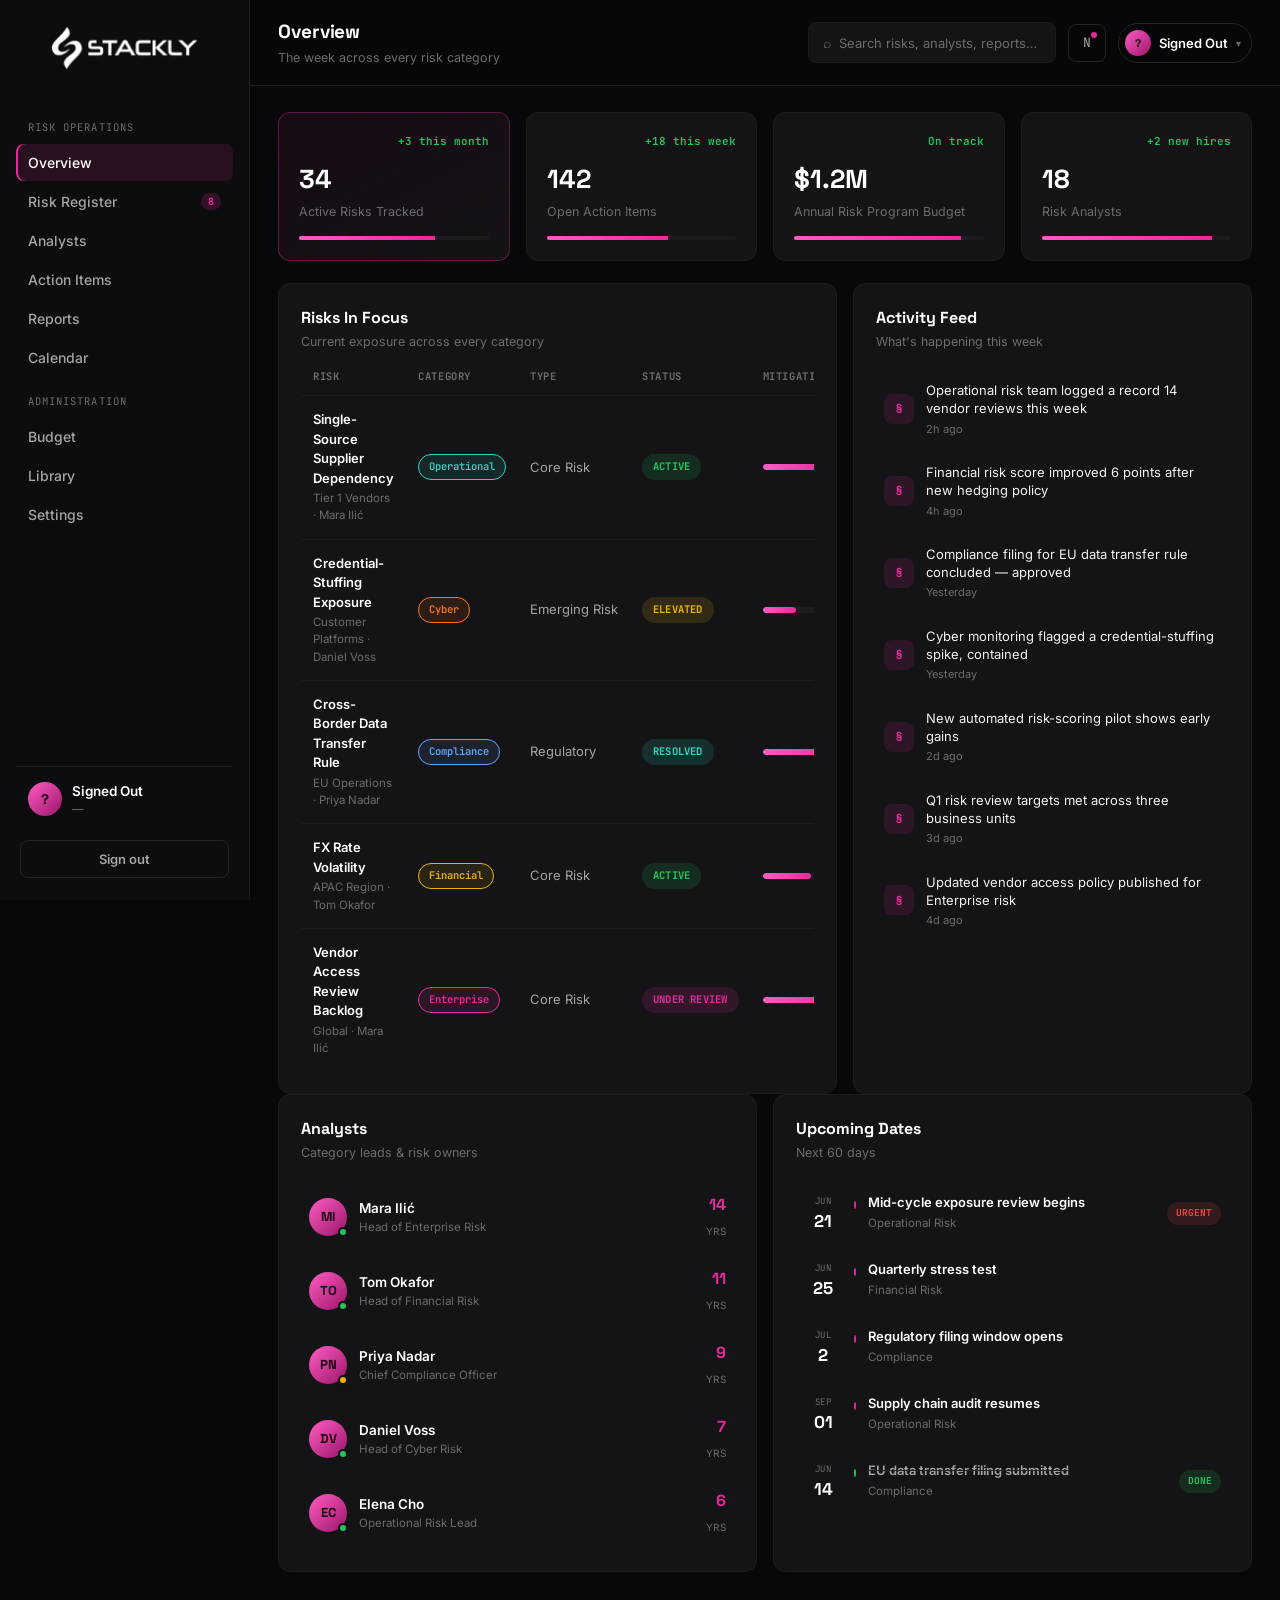
<file: html/dashboard.html>
<!DOCTYPE html>
<html lang="en">
<head>
<meta charset="UTF-8" />
<meta name="viewport" content="width=device-width, initial-scale=1.0" />
<title>Stackly — User Console</title>
<link rel="preconnect" href="https://fonts.googleapis.com" />
<link href="https://fonts.googleapis.com/css2?family=Space+Grotesk:wght@500;700&family=JetBrains+Mono:wght@400;500;600;700&family=Inter:wght@400;500;600;700&display=swap" rel="stylesheet" />
<link rel="stylesheet" href="../css/dashboard.css" />
</head>
<body>
<div class="dashboard-root">
  <div class="sidebar-overlay" id="sidebar-overlay"></div>
  <aside class="sidebar" id="sidebar">
    <div class="sidebar-header">
      <button class="brand-panel" id="brand-home-btn" aria-label="Go to homepage">
        <span class="brand-logo-slot">
          <!-- LOGO PLACEHOLDER: swap this src for your logo file -->
          <img id="brand-logo-img" class="brand-logo-img" src="../assets/Logo.webp" alt="Your logo">
        </span>
        
      </button>
      <button class="close-btn" id="close-sidebar-btn" aria-label="Close sidebar">✕</button>
    </div>
    <div class="sidebar-section-label">Risk Operations</div>
    <nav class="sidebar-nav" id="nav-main"></nav>
    <div class="sidebar-section-label">Administration</div>
    <nav class="sidebar-nav" id="nav-management"></nav>

    <div class="sidebar-user" id="sidebar-user">
      <div class="sidebar-user-avatar" id="sidebar-user-avatar">–</div>
      <div class="sidebar-user-info">
        <div class="sidebar-user-name" id="sidebar-user-name">Signed out</div>
        <div class="sidebar-user-email" id="sidebar-user-email">—</div>
      </div>
    </div>
    <button class="logout-full-btn" id="logout-btn">Sign out</button>
  </aside>

  <main class="main-content">
    <header class="topbar" id="topbar">
      <div class="topbar-left">
        <button class="hamburger" id="hamburger-btn" aria-label="Open menu"><span></span><span></span><span></span></button>
        <div class="page-title">
          <h1 id="page-title-text">Overview</h1>
          <p id="page-sub-text"></p>
        </div>
      </div>
      <div class="topbar-right">
        <div class="search-box">
          <span class="search-icon">⌕</span>
          <input placeholder="Search risks, analysts, reports…">
        </div>
        <button class="icon-btn" id="notif-btn" aria-label="Notices">N<span class="notif-dot"></span></button>
        <div class="topbar-user" id="topbar-user">
          <button class="topbar-user-btn" id="topbar-user-btn">
            <span class="topbar-user-avatar" id="topbar-user-avatar">–</span>
            <span class="topbar-user-name" id="topbar-user-name">Signed out</span>
            <span class="topbar-user-caret">▾</span>
          </button>
          <div class="topbar-user-menu" id="topbar-user-menu">
            <div class="topbar-user-menu-email">
              <div class="label">Email</div>
              <div class="value" id="topbar-user-email">—</div>
            </div>
            <button class="topbar-user-menu-item" data-nav="settings">Settings</button>
            <button class="topbar-user-menu-item danger" id="topbar-logout-btn">Sign out</button>
          </div>
        </div>
      </div>
    </header>
    <div class="content-area" id="content-area"></div>
  </main>
</div>

<script src="https://cdnjs.cloudflare.com/ajax/libs/gsap/3.12.5/gsap.min.js"></script>
<script>
if ('scrollRestoration' in history) history.scrollRestoration = 'manual';
  window.scrollTo(0, 0);

  /* ---------- Risk categories ---------- */
  const riskCategoryAccents = {
    "Enterprise": "#e8299c",
    "Operational": "#2dd4bf",
    "Financial": "#eab308",
    "Compliance": "#60a5fa",
    "Cyber": "#f97316"
  };

  /* ---------- Risk Register (monitored risks) ---------- */
  const riskRegister = [
    { id: 1, name: "Single-Source Supplier Dependency", dept: "Operational", term: "Tier 1 Vendors", type: "Core Risk", status: "Active", progress: 72, endDate: "Dec 2025", credits: "High Severity", instructor: "Mara Ilić" },
    { id: 2, name: "Credential-Stuffing Exposure", dept: "Cyber", term: "Customer Platforms", type: "Emerging Risk", status: "Elevated", progress: 38, endDate: "Nov 2025", credits: "High Severity", instructor: "Daniel Voss" },
    { id: 3, name: "Cross-Border Data Transfer Rule", dept: "Compliance", term: "EU Operations", type: "Regulatory", status: "Resolved", progress: 100, endDate: "Mar 2025", credits: "Medium Severity", instructor: "Priya Nadar" },
    { id: 4, name: "FX Rate Volatility", dept: "Financial", term: "APAC Region", type: "Core Risk", status: "Active", progress: 55, endDate: "Oct 2025", credits: "Medium Severity", instructor: "Tom Okafor" },
    { id: 5, name: "Vendor Access Review Backlog", dept: "Enterprise", term: "Global", type: "Core Risk", status: "Under Review", progress: 89, endDate: "Jul 2025", credits: "Medium Severity", instructor: "Mara Ilić" },
    { id: 6, name: "Ransomware Targeting Healthcare Sector", dept: "Cyber", term: "Healthcare Vertical", type: "Emerging Risk", status: "Active", progress: 61, endDate: "Sep 2025", credits: "High Severity", instructor: "Daniel Voss" },
    { id: 7, name: "Credit Concentration — Mid-Cap Industrials", dept: "Financial", term: "North America", type: "Core Risk", status: "Elevated", progress: 45, endDate: "Aug 2025", credits: "Medium Severity", instructor: "Tom Okafor" },
    { id: 8, name: "Warehouse Automation Parts Lead Time", dept: "Operational", term: "All Regions", type: "Emerging Risk", status: "Active", progress: 28, endDate: "Nov 2025", credits: "Low Severity", instructor: "Priya Nadar" }
  ];

  /* ---------- Risk Analysts ---------- */
  const riskAnalysts = [
    { name: "Mara Ilić", role: "Head of Enterprise Risk", experience: 14, avatar: "MI", status: "active", courses: 2, speciality: "Enterprise & Vendor Risk", email: "m.ilic@stackly.io" },
    { name: "Tom Okafor", role: "Head of Financial Risk", experience: 11, avatar: "TO", status: "active", courses: 2, speciality: "Market & Credit Risk", email: "t.okafor@stackly.io" },
    { name: "Priya Nadar", role: "Chief Compliance Officer", experience: 9, avatar: "PN", status: "away", courses: 1, speciality: "Regulatory & Compliance", email: "p.nadar@stackly.io" },
    { name: "Daniel Voss", role: "Head of Cyber Risk", experience: 7, avatar: "DV", status: "active", courses: 2, speciality: "Cyber & Infrastructure", email: "d.voss@stackly.io" },
    { name: "Elena Cho", role: "Operational Risk Lead", experience: 6, avatar: "EC", status: "active", courses: 1, speciality: "Operational Resilience", email: "e.cho@stackly.io" },
    { name: "Marcus Ide", role: "Senior Risk Analyst", experience: 10, avatar: "MI", status: "active", courses: 3, speciality: "Supply Chain Risk", email: "m.ide@stackly.io" },
    { name: "Aiko Yamada", role: "Risk Intelligence Lead", experience: 8, avatar: "AY", status: "active", courses: 0, speciality: "Research & Signals", email: "a.yamada@stackly.io" }
  ];

  /* ---------- Action Items (mitigation / remediation tasks) ---------- */
  const actionItems = [
    { id: "ACT-1024", name: "Complete vendor risk reassessment", dept: "Operational", category: "Mitigation", date: "Jan 2025", urgency: "High", status: "In Progress" },
    { id: "ACT-1031", name: "Draft cross-border compliance memo", dept: "Compliance", category: "Documentation", date: "Feb 2025", urgency: "Medium", status: "Open" },
    { id: "ACT-1044", name: "Close out FX hedge review", dept: "Financial", category: "Remediation", date: "Mar 2025", urgency: "Low", status: "Closed" },
    { id: "ACT-1052", name: "Finalize access control audit", dept: "Enterprise", category: "Audit", date: "Mar 2025", urgency: "High", status: "In Progress" },
    { id: "ACT-1067", name: "Patch credential-stuffing vulnerability", dept: "Cyber", category: "Remediation", date: "Apr 2025", urgency: "Medium", status: "Open" },
    { id: "ACT-1078", name: "Model renewable supplier alternatives", dept: "Operational", category: "Investigation", date: "Apr 2025", urgency: "High", status: "Open" },
    { id: "ACT-1090", name: "Run healthcare ransomware tabletop drill", dept: "Cyber", category: "Drill", date: "May 2025", urgency: "Medium", status: "In Progress" },
    { id: "ACT-1103", name: "Review credit concentration thresholds", dept: "Financial", category: "Review", date: "May 2025", urgency: "Low", status: "Closed" }
  ];

  /* ---------- Risk Reports ---------- */
  const riskReports = [
    { title: "Mid-Term Exposure Analysis — Operational Risk", authors: "Ilić, M.", journal: "Operational", year: 2025, status: "Published", reads: 24 },
    { title: "Cohort Progress: Financial Risk Indicators", authors: "Okafor, T.", journal: "Financial", year: 2025, status: "Published", reads: 41 },
    { title: "Compliance Posture — Final Summary", authors: "Nadar, P.", journal: "Compliance", year: 2025, status: "Published", reads: 63 },
    { title: "Cyber Threat Landscape Benchmarking", authors: "Voss, D.", journal: "Cyber", year: 2025, status: "In Review", reads: 0 },
    { title: "Vendor Risk Assessment Audit", authors: "Ilić, M.", journal: "Enterprise", year: 2024, status: "Published", reads: 18 },
    { title: "Supply Chain Resilience Report", authors: "Ide, M.", journal: "Operational", year: 2025, status: "In Draft", reads: 0 }
  ];

  /* ---------- Monitoring Calendar ---------- */
  const monitoringCalendar = [
    { date: "Jun 21", event: "Operational — mid-cycle exposure review begins", site: "Operational", type: "urgent" },
    { date: "Jun 25", event: "Financial — quarterly stress test", site: "Financial", type: "normal" },
    { date: "Jul 2", event: "Compliance — regulatory filing window opens", site: "Compliance", type: "normal" },
    { date: "Jul 10", event: "Board risk committee meeting", site: "Boardroom", type: "meeting" },
    { date: "Jul 18", event: "Cyber — penetration test window opens", site: "Cyber", type: "normal" },
    { date: "Aug 5", event: "Enterprise — end-of-quarter vendor review", site: "Enterprise", type: "normal" },
    { date: "Aug 14", event: "All-hands risk briefing", site: "Boardroom", type: "meeting" },
    { date: "Sep 1", event: "Operational — supply chain audit resumes", site: "Operational", type: "normal" },
    { date: "Oct 15", event: "Risk register due for Q1 refresh", site: "Risk Office", type: "urgent" }
  ];

  /* ---------- Budget & Spend ---------- */
  const budgetData = [
    { site: "Financial Risk Modeling Tools", allocated: 210000, spent: 118000, dept: "Financial" },
    { site: "Enterprise GRC Platform License", allocated: 182000, spent: 96000, dept: "Enterprise" },
    { site: "Compliance Legal Counsel Retainer", allocated: 95000, spent: 95000, dept: "Compliance" },
    { site: "Cyber Threat Intel Subscription", allocated: 122000, spent: 78000, dept: "Cyber" },
    { site: "Operational Resilience Tooling", allocated: 140000, spent: 99000, dept: "Operational" },
    { site: "Risk Analytics Data Feeds", allocated: 176000, spent: 104000, dept: "Enterprise" },
    { site: "Contingency Reserve", allocated: 68000, spent: 41000, dept: "Financial" }
  ];

  /* ---------- Resource Library ---------- */
  const resourceLibrary = [
    { title: "Stackly Risk Management Playbook 2025", type: "Annual Publication", year: 2025, pages: 96, downloads: 3841 },
    { title: "Incident Response Handbook", type: "Reference Manual", year: 2023, pages: 148, downloads: 7120 },
    { title: "Vendor Risk Assessment Guide", type: "Study Guide", year: 2024, pages: 62, downloads: 2450 },
    { title: "Analyst Onboarding Field Guide", type: "Field Guide", year: 2025, pages: 40, downloads: 5633 },
    { title: "Regulatory Compliance Handbook", type: "Policy Guide", year: 2023, pages: 110, downloads: 1920 }
  ];

  /* ---------- Activity Feed ---------- */
  const activityFeed = [
    { text: "Operational risk team logged a record 14 vendor reviews this week", time: "2h ago" },
    { text: "Financial risk score improved 6 points after new hedging policy", time: "4h ago" },
    { text: "Compliance filing for EU data transfer rule concluded — approved", time: "Yesterday" },
    { text: "Cyber monitoring flagged a credential-stuffing spike, contained", time: "Yesterday" },
    { text: "New automated risk-scoring pilot shows early gains", time: "2d ago" },
    { text: "Q1 risk review targets met across three business units", time: "3d ago" },
    { text: "Updated vendor access policy published for Enterprise risk", time: "4d ago" }
  ];

  const navItems = [
    { label: "Overview", id: "dashboard" },
    { label: "Risk Register", id: "runs" },
    { label: "Analysts", id: "teams" },
    { label: "Action Items", id: "products" },
    { label: "Reports", id: "reports" },
    { label: "Calendar", id: "schedule" },
    { label: "Budget", id: "budget" },
    { label: "Library", id: "training" },
    { label: "Settings", id: "settings" }
  ];
  const statusColors = { "Active": "status-active", "Elevated": "status-field", "Resolved": "status-complete", "Under Review": "status-review" };
  const urgencyColor = { "Low": "#22c55e", "Medium": "#eab308", "High": "#ef4444" };
  const reportStatusColor = { "Published": "#22c55e", "In Review": "#eab308", "In Draft": "#6b6b70" };
  const scheduleTypeColor = { urgent: "#ef4444", normal: "#e8299c", meeting: "#2dd4bf" };
  const pageMap = {
    dashboard: { title: "Overview", sub: "The week across every risk category" },
    runs:      { title: "Risk Register", sub: "Every risk currently being tracked" },
    teams:     { title: "Analysts", sub: "Risk analysts & category leads" },
    products:  { title: "Action Items", sub: "Mitigation tasks & remediation work" },
    reports:   { title: "Reports", sub: "Assessments & category summaries" },
    schedule:  { title: "Calendar", sub: "Monitoring calendar & key dates" },
    budget:    { title: "Budget", sub: "Category spend & allocations" },
    training:  { title: "Library", sub: "Playbooks, guides & references" },
    settings:  { title: "Settings", sub: "Profile & preferences" }
  };

  /* =========================================================
     SIGNED-IN USER LOOKUP

     The old version read only localStorage.user and additionally
     required localStorage.isAuthenticated === 'true'. If the login
     page saved the account under any other key — or under the same
     key without that flag — nothing was found, which is why the
     avatar showed "?", the name showed "Signed out" and the email
     showed "—".

     This version:
       1. checks the common key names in localStorage, then in
          sessionStorage;
       2. accepts either a JSON object or a bare email string;
       3. digs into nested objects (e.g. { data: { user: {...} } });
       4. as a last resort, sweeps every stored key for a value that
          looks like an email address.
     Whichever key it found is remembered so sign-out can clear it.
     ========================================================= */
  /* A JSON blob like {"Email":"e@gmail.com","role":"user"} contains no
     whitespace, so a loose pattern such as /^[^\s@]+@[^\s@]+\.[^\s@]+$/
     matches the entire string and the raw JSON ends up on screen as the
     "address". This pattern allows only characters that are legal in an
     address, so braces, quotes, colons and commas rule it out. */
  const EMAIL_RE = /^[A-Za-z0-9._%+-]+@[A-Za-z0-9.-]+\.[A-Za-z]{2,}$/;
  const USER_KEY_CANDIDATES = [
    'user', 'currentUser', 'loggedInUser', 'authUser', 'stacklyUser',
    'userData', 'profile', 'account', 'auth', 'session',
    'userEmail', 'email', 'username'
  ];
  const EMAIL_FIELDS = ['email', 'mail', 'useremail', 'emailaddress', 'e-mail', 'username', 'login', 'user'];
  const NAME_FIELDS = ['name', 'fullname', 'displayname', 'firstname', 'givenname'];
  let foundUserKey = null;

  function asEmail(v) {
    if (typeof v !== 'string') return null;
    const s = v.trim();
    return EMAIL_RE.test(s) ? s : null;
  }

  function objToUser(obj, depth) {
    depth = depth || 0;
    if (!obj || depth > 4) return null;
    if (typeof obj === 'string') {
      // Could be a plain address, or a nested/double-encoded JSON string.
      const direct = asEmail(obj);
      if (direct) return { email: direct };
      return rawToUser(obj, depth + 1);
    }
    if (Array.isArray(obj)) {
      for (let i = 0; i < obj.length; i++) {
        const hit = objToUser(obj[i], depth + 1);
        if (hit) return hit;
      }
      return null;
    }
    if (typeof obj !== 'object') return null;

    // Pass 1 — the fields most likely to hold the address, matched
    // case-insensitively so "Email", "EMAIL" and "email" all work.
    for (const k in obj) {
      if (EMAIL_FIELDS.indexOf(String(k).toLowerCase()) === -1) continue;
      const hit = asEmail(obj[k]);
      if (hit) return Object.assign({}, obj, { email: hit });
    }
    // Pass 2 — any other string value that is an address.
    for (const k in obj) {
      const hit = asEmail(obj[k]);
      if (hit) return Object.assign({}, obj, { email: hit });
    }
    // Pass 3 — nested objects and nested JSON strings.
    for (const k in obj) {
      const v = obj[k];
      if (v && typeof v === 'object') {
        const nested = objToUser(v, depth + 1);
        if (nested) return nested;
      } else if (typeof v === 'string' && (v.trim().charAt(0) === '{' || v.trim().charAt(0) === '[')) {
        const nested = rawToUser(v, depth + 1);
        if (nested) return nested;
      }
    }
    return null;
  }

  function rawToUser(raw, depth) {
    depth = depth || 0;
    if (!raw || depth > 4) return null;
    const trimmed = String(raw).trim();
    if (!trimmed) return null;
    // Try JSON first. Only a value that fails to parse is considered as
    // a bare address, which is what stops a JSON blob being mistaken
    // for one.
    const first = trimmed.charAt(0);
    if (first === '{' || first === '[' || first === '"') {
      try { return objToUser(JSON.parse(trimmed), depth); } catch (e) { /* fall through */ }
    }
    const direct = asEmail(trimmed);
    if (direct) return { email: direct };
    try { return objToUser(JSON.parse(trimmed), depth); } catch (e) { return null; }
  }

  function pickName(obj) {
    if (!obj || typeof obj !== 'object') return '';
    for (const k in obj) {
      if (NAME_FIELDS.indexOf(String(k).toLowerCase()) === -1) continue;
      const v = obj[k];
      if (typeof v === 'string' && v.trim() && !asEmail(v)) return v.trim();
    }
    return '';
  }

  function getCurrentUser() {
    const stores = [];
    try { if (window.localStorage) stores.push(localStorage); } catch (e) {}
    try { if (window.sessionStorage) stores.push(sessionStorage); } catch (e) {}

    // An explicit signed-out flag still wins.
    for (let s = 0; s < stores.length; s++) {
      try { if (stores[s].getItem('isAuthenticated') === 'false') return null; } catch (e) {}
    }
    for (let s = 0; s < stores.length; s++) {
      for (let i = 0; i < USER_KEY_CANDIDATES.length; i++) {
        const key = USER_KEY_CANDIDATES[i];
        let hit = null;
        try { hit = rawToUser(stores[s].getItem(key)); } catch (e) {}
        if (hit) { foundUserKey = key; return hit; }
      }
    }
    for (let s = 0; s < stores.length; s++) {
      let len = 0;
      try { len = stores[s].length; } catch (e) {}
      for (let i = 0; i < len; i++) {
        let key = null, hit = null;
        try { key = stores[s].key(i); hit = rawToUser(stores[s].getItem(key)); } catch (e) {}
        if (hit) { foundUserKey = key; return hit; }
      }
    }
    return null;
  }

  function usernameFromEmail(email) { if (!email) return ''; return email.includes('@') ? email.split('@')[0] : email; }

  const currentUser = getCurrentUser();
  // Guard again here: only a value that passes the address test is ever
  // shown, so nothing else can leak into the email line.
  const currentEmail = currentUser ? (asEmail(currentUser.email) || '') : '';
  // Use a stored display name if the login page saved one, otherwise
  // the part of the address before the @.
  const storedName = currentUser ? pickName(currentUser) : '';
  const currentUsername = currentEmail || storedName ? (storedName || usernameFromEmail(currentEmail)) : '';
  // First character of the email address.
  const currentInitial = ((currentEmail || currentUsername || '?').trim().charAt(0) || '?').toUpperCase();

  function paintUserChrome() {
    const nameToShow = currentUsername || currentEmail || 'Signed out';
    const emailToShow = currentEmail || '—';
    document.getElementById('sidebar-user-avatar').textContent = currentInitial;
    document.getElementById('sidebar-user-name').textContent = nameToShow;
    document.getElementById('sidebar-user-name').setAttribute('title', nameToShow);
    document.getElementById('sidebar-user-email').textContent = emailToShow;
    document.getElementById('sidebar-user-email').setAttribute('title', emailToShow);
    document.getElementById('topbar-user-avatar').textContent = currentInitial;
    document.getElementById('topbar-user-name').textContent = nameToShow;
    document.getElementById('topbar-user-email').textContent = emailToShow;
  }

  function logout() {
    const keys = ['user', 'isAuthenticated', 'activeNav', 'settings'].concat(USER_KEY_CANDIDATES);
    if (foundUserKey && keys.indexOf(foundUserKey) === -1) keys.push(foundUserKey);
    keys.forEach(function (k) {
      try { localStorage.removeItem(k); } catch (e) {}
      try { sessionStorage.removeItem(k); } catch (e) {}
    });
    window.location.href = 'login.html';
  }

  function getSavedNav() {
    try { const saved = localStorage.getItem('activeNav'); if (saved && pageMap[saved]) return saved; } catch (e) {}
    return 'dashboard';
  }
  function loadSettings() {
    const defaults = { notifications: true, emailDigest: false, darkMode: true, language: "English" };
    try { const raw = localStorage.getItem('settings'); if (raw) return Object.assign(defaults, JSON.parse(raw)); } catch (e) {}
    return defaults;
  }
  function saveSettings() { try { localStorage.setItem('settings', JSON.stringify(state.settings)); } catch (e) {} }

  let state = { activeNav: getSavedNav(), runFilter: "All", productSearch: "", settings: loadSettings() };

  function fmt(n) { return "$" + n.toLocaleString(); }
  function go404() { window.location.href = "404.html"; }
  function regionTag(dept) { const c = riskCategoryAccents[dept] || "#e8299c"; return `<span class="region-tag" style="color:${c};border-color:${c};background:${c}1a;">${dept}</span>`; }

  function animateStatBars(){
    requestAnimationFrame(() => {
      document.querySelectorAll('.stat-bar-fill, .progress-fill').forEach(el => {
        const target = el.getAttribute('data-w');
        if (target) el.style.width = target + '%';
      });
    });
  }
  function gsapEntrance(){
    if (typeof gsap === 'undefined') return;
    gsap.killTweensOf('.stat-card, .card, .team-card, .pub-card, .research-card');
    gsap.set('.stat-card', { opacity: 0, y: 18 });
    gsap.to('.stat-card', { opacity: 1, y: 0, duration: 0.55, ease: 'power3.out', stagger: 0.06 });
    gsap.set('.card, .team-card, .pub-card, .research-card', { opacity: 0, y: 22 });
    gsap.to('.card, .team-card, .pub-card, .research-card', { opacity: 1, y: 0, duration: 0.6, ease: 'power3.out', stagger: 0.05, delay: 0.08 });
    document.querySelectorAll('.stat-value').forEach(el => {
      const raw = el.textContent.trim();
      const match = raw.match(/^([^\d]*)([\d,]+\.?\d*)(.*)$/);
      if (!match) return;
      const prefix = match[1], numStr = match[2].replace(/,/g, ''), suffix = match[3];
      const num = parseFloat(numStr);
      if (isNaN(num)) return;
      const isInt = Number.isInteger(num) && !numStr.includes('.');
      const counter = { val: 0 };
      gsap.to(counter, {
        val: num, duration: 1.1, ease: 'power2.out', delay: 0.15,
        onUpdate: () => { const shown = isInt ? Math.round(counter.val).toLocaleString() : counter.val.toFixed(1); el.textContent = prefix + shown + suffix; },
        onComplete: () => { el.textContent = raw; }
      });
    });
  }

  function renderDashboard() {
    const stats = [
      { delta: "+3 this month", value: "34", label: "Active Risks Tracked", bar: 72, accent: true },
      { delta: "+18 this week", value: "142", label: "Open Action Items", bar: 64 },
      { delta: "On track", value: "$1.2M", label: "Annual Risk Program Budget", bar: 88 },
      { delta: "+2 new hires", value: "18", label: "Risk Analysts", bar: 90 }
    ];
    const statsHtml = stats.map((s, i) => `<div class="stat-card ${s.accent ? "stat-accent" : ""}" onclick="go404()">
        <div class="stat-top"><span></span><span class="stat-delta up">${s.delta}</span></div>
        <div class="stat-value">${s.value}</div><div class="stat-label">${s.label}</div>
        <div class="stat-bar"><div class="stat-bar-fill" data-w="${s.bar}"></div></div>
      </div>`).join("");

    const rows = riskRegister.slice(0, 5).map(t => `<tr onclick="go404()">
        <td><div class="t-name">${t.name}</div><div class="t-sub">${t.term} · ${t.instructor}</div></td>
        <td>${regionTag(t.dept)}</td>
        <td class="type-col">${t.type}</td>
        <td><span class="status-badge ${statusColors[t.status]}">${t.status}</span></td>
        <td><div class="progress-wrap"><div class="progress-bar"><div class="progress-fill" data-w="${t.progress}"></div></div><span class="progress-pct">${t.progress}%</span></div></td>
        <td class="date-col">${t.endDate}</td>
        <td class="budget-col">${t.credits}</td>
      </tr>`).join("");

    const feedHtml = activityFeed.map(a => `<li class="activity-item" onclick="go404()">
        <span class="act-icon">§</span>
        <div class="act-body"><p class="act-text">${a.text}</p><span class="act-time">${a.time}</span></div>
      </li>`).join("");

    const teamHtml = riskAnalysts.slice(0, 5).map(m => `<li class="team-item" onclick="go404()">
        <div class="member-avatar">${m.avatar}<span class="online-dot dot-${m.status}"></span></div>
        <div class="member-info"><div class="member-name">${m.name}</div><div class="member-role">${m.role}</div></div>
        <div class="member-projects"><span class="proj-count">${m.experience}</span><span class="proj-label">yrs</span></div>
      </li>`).join("");

    const milestones = [
      { site: "Operational Risk", event: "Mid-cycle exposure review begins", date: "Jun 21", done: false, urgent: true },
      { site: "Financial Risk", event: "Quarterly stress test", date: "Jun 25", done: false, urgent: false },
      { site: "Compliance", event: "Regulatory filing window opens", date: "Jul 2", done: false, urgent: false },
      { site: "Operational Risk", event: "Supply chain audit resumes", date: "Sep 01", done: false, urgent: false },
      { site: "Compliance", event: "EU data transfer filing submitted", date: "Jun 14", done: true, urgent: false }
    ];
    const msHtml = milestones.map(m => {
      const parts = m.date.split(" ");
      return `<li class="milestone-item ${m.done ? "ms-done" : ""}" onclick="go404()">
        <div class="ms-date"><span>${parts[0]}</span><span>${parts[1]}</span></div>
        <div class="ms-line"><div class="ms-dot"></div></div>
        <div class="ms-body"><div class="ms-event">${m.event}</div><div class="ms-project">${m.site}</div></div>
        ${m.urgent ? '<span class="ms-tag">Urgent</span>' : ''}
        ${m.done ? '<span class="ms-tag ms-done-tag">Done</span>' : ''}
      </li>`;
    }).join("");

    return `
      <section class="stats-grid">${statsHtml}</section>
      <section class="mid-grid">
        <div class="card">
          <div class="card-header"><div><h2 class="card-title">Risks In Focus</h2><p class="card-sub">Current exposure across every category</p></div></div>
          <div class="table-wrapper"><table class="runs-table"><thead><tr><th>Risk</th><th>Category</th><th>Type</th><th>Status</th><th>Mitigation</th><th>Next Review</th><th>Severity</th></tr></thead><tbody>${rows}</tbody></table></div>
        </div>
        <div class="card">
          <div class="card-header"><div><h2 class="card-title">Activity Feed</h2><p class="card-sub">What's happening this week</p></div></div>
          <ul class="activity-list">${feedHtml}</ul>
        </div>
      </section>
      <section class="bottom-grid">
        <div class="card">
          <div class="card-header"><div><h2 class="card-title">Analysts</h2><p class="card-sub">Category leads &amp; risk owners</p></div></div>
          <ul class="team-list">${teamHtml}</ul>
        </div>
        <div class="card">
          <div class="card-header"><div><h2 class="card-title">Upcoming Dates</h2><p class="card-sub">Next 60 days</p></div></div>
          <ul class="milestone-list">${msHtml}</ul>
        </div>
      </section>
    `;
  }

  function renderRuns() {
    const statuses = ["All", "Active", "Elevated", "Under Review", "Resolved"];
    const filtered = state.runFilter === "All" ? riskRegister : riskRegister.filter(e => e.status === state.runFilter);
    const stats = [
      { value: riskRegister.length, label: "Total Risks Tracked" },
      { value: riskRegister.filter(e => e.status === "Active").length, label: "Currently Active", accent: true },
      { value: riskRegister.filter(e => e.status === "Elevated").length, label: "Elevated" },
      { value: riskRegister.filter(e => e.status === "Resolved").length, label: "Resolved" }
    ];
    const statsHtml = stats.map((s, i) => { const bar = [100, 60, 40, 20][i];
      return `<div class="stat-card ${s.accent ? "stat-accent" : ""}" onclick="go404()">
        <div class="stat-top"></div><div class="stat-value">${s.value}</div><div class="stat-label">${s.label}</div>
        <div class="stat-bar"><div class="stat-bar-fill" data-w="${bar}"></div></div></div>`; }).join("");

    const filterHtml = statuses.map(s => `<button class="btn-outline run-filter-btn ${state.runFilter === s ? "btn-active" : ""}" data-filter="${s}">${s}</button>`).join("");

    const rows = filtered.map(t => `<tr onclick="go404()">
        <td><div class="t-name">${t.name}</div><div class="t-sub">${t.term}</div></td>
        <td>${regionTag(t.dept)}</td>
        <td class="type-col">${t.type}</td>
        <td><span class="status-badge ${statusColors[t.status]}">${t.status}</span></td>
        <td><div class="progress-wrap"><div class="progress-bar"><div class="progress-fill" data-w="${t.progress}"></div></div><span class="progress-pct">${t.progress}%</span></div></td>
        <td class="date-col" style="font-size:12px">${t.instructor}</td>
        <td class="date-col">${t.endDate}</td>
        <td class="budget-col">${t.credits}</td>
      </tr>`).join("");

    return `<section class="stats-grid">${statsHtml}</section>
      <div class="card">
        <div class="card-header"><div><h2 class="card-title">Risk Register</h2><p class="card-sub">Full risk list across categories</p></div>
        <div style="display:flex;gap:8px;flex-wrap:wrap">${filterHtml}</div></div>
        <div class="table-wrapper"><table class="runs-table"><thead><tr><th>Risk</th><th>Category</th><th>Type</th><th>Status</th><th>Mitigation</th><th>Owner</th><th>Next Review</th><th>Severity</th></tr></thead><tbody>${rows}</tbody></table></div>
      </div>`;
  }

  function renderTeams() {
    const stats = [
      { value: riskAnalysts.length, label: "Risk Analysts", bar: 80 },
      { value: riskAnalysts.filter(m => m.status === "active").length, label: "On Duty Today", bar: 85, accent: true },
      { value: riskAnalysts.reduce((a, m) => a + m.courses, 0), label: "Cases Handled", bar: 70 },
      { value: Math.round(riskAnalysts.reduce((a, m) => a + m.experience, 0) / riskAnalysts.length), label: "Avg. Yrs at Stackly", bar: 75 }
    ];
    const statsHtml = stats.map((s, i) => `<div class="stat-card ${s.accent ? "stat-accent" : ""}" onclick="go404()">
        <div class="stat-top"></div><div class="stat-value">${s.value}</div><div class="stat-label">${s.label}</div>
        <div class="stat-bar"><div class="stat-bar-fill" data-w="${s.bar}"></div></div></div>`).join("");

    const cards = riskAnalysts.map((m, i) => `<div class="team-card" onclick="go404()">
        <div style="display:flex;align-items:center;gap:14px;margin-bottom:14px">
          <div class="member-avatar" style="width:46px;height:46px;font-size:14px">${m.avatar}<span class="online-dot dot-${m.status}"></span></div>
          <div><div class="member-name" style="font-size:15px">${m.name}</div><div class="member-role">${m.role}</div></div>
        </div>
        <div class="team-card-meta">
          <div>${m.speciality}</div>
          <div>${m.email}</div>
          <div>${m.courses} case${m.courses !== 1 ? "s" : ""} handled · ${m.experience} yrs experience</div>
        </div>
      </div>`).join("");

    return `<section class="stats-grid">${statsHtml}</section>
      <div class="card"><div class="card-header"><div><h2 class="card-title">Analyst Directory</h2><p class="card-sub">Every category, every owner</p></div></div>
      <div class="team-grid">${cards}</div></div>`;
  }

  function renderProducts() {
    const q = state.productSearch.toLowerCase();
    const filtered = actionItems.filter(a => a.name.toLowerCase().includes(q) || a.dept.toLowerCase().includes(q));
    const stats = [
      { value: "412", label: "Action Items Tracked", bar: 75, accent: true },
      { value: "86", label: "Awaiting Review", bar: 55 },
      { value: "54", label: "Resolved This Term", bar: 30 },
      { value: "12", label: "Overdue", bar: 20 }
    ];
    const statsHtml = stats.map((s, i) => `<div class="stat-card ${s.accent ? "stat-accent" : ""}" onclick="go404()">
        <div class="stat-top"></div><div class="stat-value">${s.value}</div><div class="stat-label">${s.label}</div>
        <div class="stat-bar"><div class="stat-bar-fill" data-w="${s.bar}"></div></div></div>`).join("");

    const badgeBg = { "In Progress": "rgba(232,41,156,.14)", "Open": "rgba(255,255,255,.08)", "Closed": "rgba(34,197,94,.14)" };
    const badgeColor = { "In Progress": "var(--pink)", "Open": "var(--text-dim)", "Closed": "var(--green)" };

    const rows = filtered.map(a => `<tr onclick="go404()">
        <td class="type-col mono-cell">${a.id}</td>
        <td><div class="t-name">${a.name}</div><div class="t-sub">${a.dept}</div></td>
        <td class="date-col">${a.category}</td>
        <td class="date-col">${a.date}</td>
        <td><span style="color:${urgencyColor[a.urgency]};font-weight:700;font-size:12px">${a.urgency}</span></td>
        <td><span class="status-badge" style="background:${badgeBg[a.status]};color:${badgeColor[a.status]}">${a.status}</span></td>
      </tr>`).join("");

    return `<section class="stats-grid">${statsHtml}</section>
      <div class="card">
        <div class="card-header"><div><h2 class="card-title">Action Item Board</h2><p class="card-sub">Mitigation work across every category</p></div>
        <div class="search-box" style="flex:0 0 auto"><span class="search-icon">⌕</span><input id="product-search-input" placeholder="Search action items…" value="${state.productSearch}"></div></div>
        <div class="table-wrapper"><table class="runs-table"><thead><tr><th>ID</th><th>Action Item</th><th>Type</th><th>Assigned</th><th>Priority</th><th>Status</th></tr></thead><tbody>${rows}</tbody></table></div>
      </div>`;
  }

  function renderReports() {
    const stats = [
      { value: riskReports.length, label: "Reports on File", bar: 80, accent: true },
      { value: riskReports.filter(p => p.status === "Published").length, label: "Published", bar: 70 },
      { value: riskReports.filter(p => p.status === "In Review").length, label: "In Review", bar: 20 },
      { value: riskReports.reduce((a, p) => a + p.reads, 0), label: "Total Views", bar: 60 }
    ];
    const statsHtml = stats.map((s, i) => `<div class="stat-card ${s.accent ? "stat-accent" : ""}" onclick="go404()">
        <div class="stat-top"></div><div class="stat-value">${s.value}</div><div class="stat-label">${s.label}</div>
        <div class="stat-bar"><div class="stat-bar-fill" data-w="${s.bar}"></div></div></div>`).join("");

    const cards = riskReports.map((p, i) => `<div class="research-card" onclick="go404()">
        <div class="research-card-row">
          <div class="research-card-main">
            <div class="research-card-title">${p.title}</div>
            <div class="research-card-authors">${p.authors}</div>
            <div class="research-card-journal">${p.journal} · ${p.year}</div>
          </div>
          <div class="research-card-side">
            <span class="research-status-badge" style="background:${reportStatusColor[p.status]}1a;color:${reportStatusColor[p.status]}">${p.status}</span>
            ${p.reads > 0 ? `<span class="research-reads">${p.reads} views</span>` : ''}
          </div>
        </div>
      </div>`).join("");

    return `<section class="stats-grid">${statsHtml}</section>
      <div class="card"><div class="card-header"><div><h2 class="card-title">Risk Reports</h2><p class="card-sub">Assessments &amp; category summaries</p></div></div>
      <div class="research-list">${cards}</div></div>`;
  }

  function renderSchedule() {
    const rows = monitoringCalendar.map(ev => {
      const parts = ev.date.split(" ");
      let tag = "";
      if (ev.type === "urgent") tag = `<span class="evt-tag" style="background:rgba(239,68,68,.14);color:#ef4444">Urgent</span>`;
      if (ev.type === "meeting") tag = `<span class="evt-tag" style="background:rgba(45,212,191,.14);color:#2dd4bf">Meeting</span>`;
      return `<div class="schedule-row" onclick="go404()">
        <div class="schedule-date-col">
          <div class="schedule-month" style="color:${scheduleTypeColor[ev.type]}">${parts[0]}</div>
          <div class="schedule-day">${parts[1]}</div>
        </div>
        <div class="schedule-bar" style="background:${scheduleTypeColor[ev.type]}"></div>
        <div class="schedule-body">
          <div class="schedule-event">${ev.event}</div>
          <div class="schedule-site">${ev.site}</div>
        </div>${tag}
      </div>`;
    }).join("");
    return `<div class="card"><div class="card-header"><div><h2 class="card-title">Monitoring Calendar</h2><p class="card-sub">Reviews, audits, and key dates ahead</p></div></div>
      <div class="schedule-list">${rows}</div></div>`;
  }

  function renderBudget() {
    const totalAllocated = budgetData.reduce((a, b) => a + b.allocated, 0);
    const totalSpent = budgetData.reduce((a, b) => a + b.spent, 0);
    const remaining = totalAllocated - totalSpent;
    const utilRate = Math.round((totalSpent / totalAllocated) * 100);
    const stats = [
      { value: fmt(totalAllocated), label: "Total Allocated", bar: 100, accent: true },
      { value: fmt(totalSpent), label: "Total Spent", bar: utilRate },
      { value: fmt(remaining), label: "Remaining", bar: Math.round((remaining / totalAllocated) * 100) },
      { value: utilRate + "%", label: "Utilisation Rate", bar: utilRate }
    ];
    const statsHtml = stats.map((s, i) => `<div class="stat-card ${s.accent ? "stat-accent" : ""}" onclick="go404()">
        <div class="stat-top"></div><div class="stat-value" style="font-size:22px">${s.value}</div><div class="stat-label">${s.label}</div>
        <div class="stat-bar"><div class="stat-bar-fill" data-w="${s.bar}"></div></div></div>`).join("");

    const rows = budgetData.map(b => {
      const pct = Math.round((b.spent / b.allocated) * 100);
      const barGrad = pct > 85 ? "linear-gradient(90deg,#ef4444,#f97316)" : "linear-gradient(90deg,#e8299c,#9c1568)";
      return `<div class="budget-row" onclick="go404()">
        <div class="budget-row-top">
          <div><span class="budget-row-name">${b.site}</span>
          <span class="region-tag budget-row-tag" style="color:${riskCategoryAccents[b.dept]};border-color:${riskCategoryAccents[b.dept]};background:${riskCategoryAccents[b.dept]}1a;">${b.dept}</span></div>
          <div class="budget-row-figures"><span class="budget-spent">${fmt(b.spent)}</span> / ${fmt(b.allocated)}
          <span class="budget-pct" style="color:${pct > 80 ? "#ef4444" : "var(--pink)"};">${pct}%</span></div>
        </div>
        <div class="budget-bar-track">
          <div class="progress-fill" data-w="${pct}" style="background:${barGrad};height:100%;"></div>
        </div>
      </div>`;
    }).join('');

    return `<section class="stats-grid">${statsHtml}</section>
      <div class="card"><div class="card-header"><div><h2 class="card-title">Budget &amp; Spend by Category</h2><p class="card-sub">Allocation vs spend this term</p></div></div>
      <div class="budget-list">${rows}</div></div>`;
  }

  function renderTraining() {
    const stats = [
      { value: resourceLibrary.length, label: "Titles Available", bar: 80, accent: true },
      { value: resourceLibrary.reduce((a, p) => a + p.downloads, 0).toLocaleString(), label: "Total Downloads", bar: 90 },
      { value: resourceLibrary.reduce((a, p) => a + p.pages, 0).toLocaleString(), label: "Total Pages", bar: 65 },
      { value: "2025", label: "Latest Edition", bar: 100 }
    ];
    const statsHtml = stats.map((s, i) => `<div class="stat-card ${s.accent ? "stat-accent" : ""}" onclick="go404()">
        <div class="stat-top"></div><div class="stat-value">${s.value}</div><div class="stat-label">${s.label}</div>
        <div class="stat-bar"><div class="stat-bar-fill" data-w="${s.bar}"></div></div></div>`).join("");

    const cards = resourceLibrary.map((pub, i) => `<div class="pub-card" onclick="go404()">
        <div class="pub-card-title">${pub.title}</div>
        <div class="pub-card-meta">${pub.type} · ${pub.year} · ${pub.pages} pages</div>
        <div class="pub-card-footer">
          <span class="pub-downloads">${pub.downloads.toLocaleString()} downloads</span>
          <button class="btn-outline pub-view-btn" onclick="event.stopPropagation();go404()">View</button>
        </div>
      </div>`).join("");

    return `<section class="stats-grid">${statsHtml}</section>
      <div class="card"><div class="card-header"><div><h2 class="card-title">Resource Library</h2><p class="card-sub">Playbooks, guides, and reference material</p></div></div>
      <div class="pub-grid">${cards}</div></div>`;
  }

  function toggleHtml(id, value) {
    return `<div class="toggle-switch" data-toggle="${id}" style="background:${value ? "var(--pink)" : "var(--border)"}">
      <div class="toggle-knob" style="left:${value ? "20px" : "3px"}"></div></div>`;
  }

  function renderSettings() {
    const s = state.settings;
    const displayName = currentUsername || currentEmail || "Signed out";
    const displayEmail = currentEmail || "No account signed in";
    return `
      <div class="card"><div class="card-header"><div><h2 class="card-title">Account</h2><p class="card-sub">Signed-in profile</p></div></div>
        <div class="account-row">
          <div class="account-avatar">${currentInitial}</div>
          <div><div class="account-name">${displayName}</div>
          <div class="account-email">${displayEmail}</div>
          <div class="account-role">${currentUser ? (currentUser.role === 'admin' ? 'Administrator account' : 'User account') : 'Not signed in'}</div></div>
        </div>
        <button class="btn-outline" onclick="go404()">Edit Profile</button>
      </div>
      <div class="card"><div class="card-header"><div><h2 class="card-title">Preferences</h2><p class="card-sub">Notifications and display</p></div></div>
        <div>
          <div class="pref-row">
            <div><div class="pref-title">Push Notifications</div><div class="pref-desc">Alerts for new risk signals and status changes</div></div>
            ${toggleHtml("notifications", s.notifications)}
          </div>
          <div class="pref-row">
            <div><div class="pref-title">Weekly Digest</div><div class="pref-desc">Summary of category activity every Monday</div></div>
            ${toggleHtml("emailDigest", s.emailDigest)}
          </div>
          <div class="pref-row">
            <div><div class="pref-title">Dark Mode</div><div class="pref-desc">Use a darker colour scheme across the console</div></div>
            ${toggleHtml("darkMode", s.darkMode)}
          </div>
          <div class="pref-row pref-row-last">
            <div><div class="pref-title">Language</div><div class="pref-desc">Interface display language</div></div>
            <select class="pref-select" id="lang-select">${["English", "French", "Spanish", "Mandarin", "Portuguese"].map(l => `<option ${s.language === l ? "selected" : ""}>${l}</option>`).join("")}</select>
          </div>
        </div>
      </div>
      <div class="card"><div class="card-header"><div><h2 class="card-title">Session</h2><p class="card-sub">Sign out of this account on this device</p></div></div>
        <div class="session-row">
          <div class="session-text">Signed in as <strong>${displayEmail}</strong>. Signing out will clear this session and return you to the sign-in screen.</div>
          <button class="btn-outline btn-danger" id="settings-logout-btn">Sign out</button>
        </div>
      </div>
      <div class="card"><div class="card-header"><div><h2 class="card-title">Danger Zone</h2><p class="card-sub">Irreversible account actions</p></div></div>
        <div class="danger-row">
          <button class="btn-outline btn-danger" onclick="go404()">Reset Password</button>
          <button class="btn-outline btn-danger" onclick="go404()">Delete Account</button>
        </div>
      </div>`;
  }

  const pageRenderers = { dashboard: renderDashboard, runs: renderRuns, teams: renderTeams, products: renderProducts, reports: renderReports, schedule: renderSchedule, budget: renderBudget, training: renderTraining, settings: renderSettings };

  function renderNav() {
    const mainItems = navItems.slice(0, 6);
    const mgmtItems = navItems.slice(6);
    function itemHtml(item) {
      const badge = item.id === "runs" ? `<span class="nav-badge">8</span>` : "";
      return `<button class="nav-item ${state.activeNav === item.id ? "nav-active" : ""}" data-nav="${item.id}"><span>${item.label}</span>${badge}</button>`;
    }
    document.getElementById("nav-main").innerHTML = mainItems.map(itemHtml).join("");
    document.getElementById("nav-management").innerHTML = mgmtItems.map(itemHtml).join("");
  }

  function renderPage() {
    const page = pageMap[state.activeNav];
    document.getElementById("page-title-text").textContent = page.title;
    document.getElementById("page-sub-text").textContent = page.sub;
    document.getElementById("content-area").innerHTML = pageRenderers[state.activeNav]();
    renderNav();
    const settingsLogoutBtn = document.getElementById("settings-logout-btn");
    if (settingsLogoutBtn) settingsLogoutBtn.addEventListener("click", logout);
    window.scrollTo({ top: 0, left: 0, behavior: "instant" });
    animateStatBars();
    gsapEntrance();
  }

  function navigateTo(id) {
    state.activeNav = id;
    try { localStorage.setItem('activeNav', id); } catch (e) {}
    closeSidebar();
    closeTopbarUserMenu();
    renderPage();
  }

  /* ---------------------------------------------------------
     SIDEBAR OPEN / CLOSE
     While the sidebar is open we add .nav-open to <html> and
     <body>; dashboard.css sets overflow:hidden on both, so the
     page underneath can't be scrolled. The scroll position is
     remembered and restored on close so the page doesn't jump
     back to the top when the sidebar is dismissed.
     --------------------------------------------------------- */
  let savedScrollY = 0;

  function lockPageScroll() {
    savedScrollY = window.scrollY || window.pageYOffset || 0;
    document.documentElement.classList.add("nav-open");
    document.body.classList.add("nav-open");
  }
  function unlockPageScroll() {
    if (!document.body.classList.contains("nav-open")) return;
    document.documentElement.classList.remove("nav-open");
    document.body.classList.remove("nav-open");
    window.scrollTo(0, savedScrollY);
  }

  function openSidebar() {
    document.getElementById("sidebar").classList.add("sidebar-open");
    document.getElementById("sidebar-overlay").classList.add("show");
    lockPageScroll();
  }
  function closeSidebar() {
    document.getElementById("sidebar").classList.remove("sidebar-open");
    document.getElementById("sidebar-overlay").classList.remove("show");
    unlockPageScroll();
  }
  function closeTopbarUserMenu() { document.getElementById("topbar-user").classList.remove("open"); }

  document.getElementById("hamburger-btn").addEventListener("click", openSidebar);
  document.getElementById("close-sidebar-btn").addEventListener("click", closeSidebar);
  document.getElementById("brand-home-btn").addEventListener("click", function() { navigateTo("dashboard"); });
  document.getElementById("sidebar-overlay").addEventListener("click", closeSidebar);
  document.getElementById("notif-btn").addEventListener("click", go404);
  document.getElementById("logout-btn").addEventListener("click", logout);
  document.getElementById("topbar-logout-btn").addEventListener("click", logout);
  document.getElementById("topbar-user-btn").addEventListener("click", function(e) { e.stopPropagation(); document.getElementById("topbar-user").classList.toggle("open"); });
  document.addEventListener("click", closeTopbarUserMenu);

  /* Escape closes the sidebar, and widening past the mobile
     breakpoint releases the lock so the desktop layout is never
     left with a frozen page. */
  document.addEventListener("keydown", function(e) {
    if (e.key === "Escape") closeSidebar();
  });
  window.addEventListener("resize", function() {
    if (window.innerWidth > 960) closeSidebar();
  });

  document.addEventListener("click", function(e) {
    const navBtn = e.target.closest("[data-nav]");
    if (navBtn) { navigateTo(navBtn.getAttribute("data-nav")); return; }
    const filterBtn = e.target.closest(".run-filter-btn");
    if (filterBtn) { state.runFilter = filterBtn.getAttribute("data-filter"); renderPage(); return; }
    const toggle = e.target.closest("[data-toggle]");
    if (toggle) {
      const key = toggle.getAttribute("data-toggle");
      state.settings[key] = !state.settings[key];
      saveSettings();
      const value = state.settings[key];
      toggle.style.background = value ? "var(--pink)" : "var(--border)";
      const knob = toggle.querySelector(".toggle-knob");
      if (knob) knob.style.left = value ? "20px" : "3px";
      return;
    }
  });

  document.addEventListener("input", function(e) {
    if (e.target && e.target.id === "product-search-input") {
      state.productSearch = e.target.value;
      const caretPos = e.target.selectionStart;
      renderPage();
      const input = document.getElementById("product-search-input");
      if (input) { input.focus(); input.setSelectionRange(caretPos, caretPos); }
    }
  });

  document.addEventListener("change", function(e) {
    if (e.target && e.target.id === "lang-select") { state.settings.language = e.target.value; saveSettings(); }
  });

  paintUserChrome();
  if (typeof gsap !== 'undefined') {
    gsap.from('#topbar', { y: -14, opacity: 0, duration: 0.5, ease: 'power2.out' });
  }
  renderPage();
</script>
</body>
</html>
</file>
<file: css/admindashboard.css>
:root{
    --bg:#08080a;
    --bg-alt:#0d0d10;
    --surface:#141417;
    --surface-2:#1a1a1e;
    --border:#242428;
    --border-soft:#1c1c20;
    --pink:#e8299c;
    --pink-dim:#9c1568;
    --pink-bright:#ff5cc4;
    --teal:#2dd4bf;
    --text:#f2f2f2;
    --text-dim:#a3a3a8;
    --text-mute:#6b6b70;
    --green:#22c55e;
    --yellow:#eab308;
    --orange:#f97316;
    --red:#ef4444;
    --font-display:'Space Grotesk', 'Arial Black', sans-serif;
    --font-mono:'JetBrains Mono', 'Courier New', monospace;
    --font-body:'Inter', -apple-system, 'Segoe UI', Roboto, sans-serif;
    /* Measured at runtime by admindashboard.html so the mobile
       content starts exactly below the fixed topbar. */
    --topbar-h:70px;
  }
  
  *{box-sizing:border-box; margin:0; padding:0;}
  html,body{min-height:100%;}

  /* ---------------------------------------------------------
     NO HORIZONTAL SCROLL
     `clip` blocks sideways scrolling without turning html/body
     into a scroll container. overflow-x:hidden is listed first
     as a fallback for browsers without `clip` support.
     --------------------------------------------------------- */
  html,body{
    overflow-x:hidden;
    overflow-x:clip;
    max-width:100%;
  }

  /* ---------------------------------------------------------
     SIDEBAR SCROLL LOCK
     admindashboard.html adds .nav-open to <html> and <body>
     while the mobile sidebar is open.
     --------------------------------------------------------- */
  html.nav-open, body.nav-open{
    overflow:hidden;
    height:100%;
  }

  body{
    background:var(--bg);
    color:var(--text);
    font-family:var(--font-body);
    line-height:1.5;
    -webkit-font-smoothing:antialiased;
  }
  button{font-family:inherit; cursor:pointer; background:none; border:none; color:inherit;}
  input,select,textarea{font-family:inherit;}
  ul{list-style:none;}
  ::-webkit-scrollbar{width:9px; height:9px;}
  ::-webkit-scrollbar-track{background:var(--bg);}
  ::-webkit-scrollbar-thumb{background:var(--pink-dim); border-radius:6px;}
  ::-webkit-scrollbar-thumb:hover{background:var(--pink);}
  
  /* ================= LAYOUT ================= */
  .dashboard-root{display:flex; min-height:100vh; background:var(--bg); max-width:100%;}
  
  /* ---- Sidebar ---- */
  .sidebar{
    width:250px; flex-shrink:0;
    background:var(--bg-alt);
    border-right:1px solid var(--border-soft);
    display:flex; flex-direction:column;
    padding:22px 16px;
    position:sticky; top:0; height:100vh; overflow-y:auto;
    /* Stops a scroll gesture inside the sidebar carrying on into
       the page once the nav list hits its top or bottom. */
    overscroll-behavior:contain;
  }
  .sidebar-header{display:flex; align-items:center; justify-content:center; position:relative; margin-bottom:28px; padding:0 4px; min-height:52px;}
  .brand-panel{display:flex; align-items:center; justify-content:center; gap:10px; min-width:0; max-width:100%;}
  .brand-logo-slot{width:auto; max-width:100%; height:48px; min-width:0; display:flex; align-items:center; justify-content:center;}
  .brand-logo-img{width:auto; max-width:100%; height:44px; object-fit:contain;}
  .brand-name{font-family:var(--font-display); font-size:16px; font-weight:700; letter-spacing:.03em; color:#fff;}
  .brand-admin-badge{
    display:inline-block; margin-left:8px; font-family:var(--font-mono); font-size:9.5px; font-weight:700;
    letter-spacing:.06em; text-transform:uppercase; color:var(--pink);
    background:rgba(232,41,156,.14); border-radius:999px; padding:3px 8px; vertical-align:middle;
  }
  .close-btn{display:none; position:absolute; right:4px; top:50%; transform:translateY(-50%); width:32px; height:32px; border-radius:8px; border:1px solid var(--border); color:var(--text-dim); align-items:center; justify-content:center; font-size:14px;}
  
  .sidebar-section-label{
    font-family:var(--font-mono); font-size:10.5px; letter-spacing:.1em; text-transform:uppercase;
    color:var(--text-mute); padding:18px 12px 8px;
  }
  .sidebar-nav{display:flex; flex-direction:column; gap:2px;}
  .nav-item{
    display:flex; align-items:center; justify-content:space-between; gap:8px;
    padding:10px 12px; border-radius:8px;
    font-size:14px; font-weight:500; color:var(--text-dim);
    text-align:left; width:100%; transition:background .15s ease, color .15s ease;
  }
  .nav-item:hover{background:rgba(255,255,255,.04); color:#fff;}
  .nav-item.nav-active{background:rgba(232,41,156,.12); color:#fff; box-shadow:inset 2px 0 0 var(--pink);}
  .nav-badge{
    font-family:var(--font-mono); font-size:10px; font-weight:700;
    background:rgba(232,41,156,.18); color:var(--pink); border-radius:999px; padding:2px 7px;
  }
  
  .sidebar-user{
    display:flex; align-items:center; gap:10px;
    margin-top:auto; padding:14px 12px; border-top:1px solid var(--border-soft);
  }
  .sidebar-user-avatar{
    width:34px; height:34px; border-radius:50%; flex-shrink:0;
    background:linear-gradient(135deg, var(--pink-bright), var(--pink-dim));
    display:flex; align-items:center; justify-content:center;
    font-family:var(--font-display); font-weight:700; font-size:14px; color:#1c0512; text-transform:uppercase;
  }
  .sidebar-user-info{min-width:0;}
  .sidebar-user-name{font-size:13.5px; font-weight:600; color:#fff; white-space:nowrap; overflow:hidden; text-overflow:ellipsis; text-transform:capitalize;}
  .sidebar-user-email{font-size:11.5px; color:var(--text-mute); white-space:nowrap; overflow:hidden; text-overflow:ellipsis;}
  .logout-full-btn{
    margin:8px 4px 0; padding:10px; border-radius:8px;
    border:1px solid var(--border); color:var(--text-dim); font-size:13px; font-weight:600;
    transition:border-color .15s ease, color .15s ease;
  }
  .logout-full-btn:hover{border-color:var(--red); color:var(--red);}
  
  .sidebar-overlay{
    display:none; position:fixed; inset:0; background:rgba(0,0,0,.6); z-index:900;
    /* A drag on the dimmed area shouldn't scroll the page behind it. */
    touch-action:none;
    overscroll-behavior:contain;
  }
  .sidebar-overlay.show{display:block;}
  
  /* ---- Main / Topbar ---- */
  .main-content{flex:1; min-width:0; max-width:100%; display:flex; flex-direction:column;}
  .topbar{
    position:sticky; top:0; z-index:50;
    display:flex; align-items:center; justify-content:space-between; gap:20px;
    padding:18px 28px;
    background:rgba(8,8,10,.85); -webkit-backdrop-filter:blur(12px); backdrop-filter:blur(12px);
    border-bottom:1px solid var(--border-soft);
  }
  .topbar-left{display:flex; align-items:center; gap:16px; min-width:0;}
  .hamburger{
    display:none; width:38px; height:38px; border-radius:8px; border:1px solid var(--border);
    flex-direction:column; align-items:center; justify-content:center; gap:4px; flex-shrink:0;
  }
  .hamburger span{display:block; width:16px; height:2px; background:#fff; border-radius:2px;}
  .page-title{min-width:0;}
  .page-title h1{font-family:var(--font-display); font-size:19px; font-weight:700; letter-spacing:-.005em; text-transform:none; color:#fff;}
  .page-title p{font-size:12.5px; color:var(--text-mute); margin-top:2px;}
  .topbar-right{display:flex; align-items:center; gap:12px; flex-shrink:0;}
  .search-box{
    display:flex; align-items:center; gap:8px;
    background:var(--surface); border:1px solid var(--border-soft); border-radius:8px;
    padding:9px 14px; min-width:220px; max-width:100%;
  }
  .search-icon{color:var(--text-mute); font-size:14px;}
  .search-box input{background:none; border:none; color:var(--text); font-size:13px; width:100%; min-width:0; outline:none;}
  .search-box input::placeholder{color:var(--text-mute);}
  .icon-btn{
    position:relative; width:38px; height:38px; border-radius:8px; border:1px solid var(--border);
    display:flex; align-items:center; justify-content:center; font-family:var(--font-mono); font-size:13px; color:var(--text-dim); flex-shrink:0;
  }
  .notif-dot{position:absolute; top:7px; right:8px; width:6px; height:6px; border-radius:50%; background:var(--pink); box-shadow:0 0 0 2px var(--bg);}
  
  .topbar-user{position:relative;}
  .topbar-user-btn{display:flex; align-items:center; gap:8px; padding:6px 10px 6px 6px; border-radius:999px; border:1px solid var(--border);}
  .topbar-user-avatar{
    width:26px; height:26px; border-radius:50%; flex-shrink:0;
    background:linear-gradient(135deg, var(--pink-bright), var(--pink-dim));
    display:flex; align-items:center; justify-content:center;
    font-family:var(--font-display); font-weight:700; font-size:11px; color:#1c0512; text-transform:uppercase;
  }
  .topbar-user-name{font-size:13px; font-weight:600; color:#fff; text-transform:capitalize; max-width:120px; white-space:nowrap; overflow:hidden; text-overflow:ellipsis;}
  .topbar-user-caret{font-size:10px; color:var(--text-mute);}
  .topbar-user-menu{
    display:none; position:absolute; top:calc(100% + 8px); right:0; width:220px; max-width:calc(100vw - 32px); z-index:60;
    background:var(--surface); border:1px solid var(--border-soft); border-radius:10px; padding:8px;
    box-shadow:0 20px 40px rgba(0,0,0,.5);
  }
  .topbar-user.open .topbar-user-menu{display:block;}
  .topbar-user-menu-email{padding:10px 12px; border-bottom:1px solid var(--border-soft); margin-bottom:6px;}
  .topbar-user-menu-email .label{font-family:var(--font-mono); font-size:9.5px; letter-spacing:.08em; text-transform:uppercase; color:var(--text-mute); margin-bottom:2px;}
  .topbar-user-menu-email .value{font-size:12.5px; color:var(--text-dim); word-break:break-all;}
  .topbar-user-menu-item{
    display:block; width:100%; text-align:left; padding:9px 12px; border-radius:6px; font-size:13px; color:var(--text-dim);
  }
  .topbar-user-menu-item:hover{background:rgba(255,255,255,.05); color:#fff;}
  .topbar-user-menu-item.danger{color:var(--red);}
  .topbar-user-menu-item.danger:hover{background:rgba(239,68,68,.1);}
  
  .content-area{padding:26px 28px 60px; flex:1; min-width:0; max-width:100%;}
  
  /* ================= STAT CARDS ================= */
  .stats-grid{display:grid; grid-template-columns:repeat(4,1fr); gap:16px; margin-bottom:22px;}
  /* Grid and flex children default to min-width:auto, which lets a wide
     table or a long unbroken string push the whole page sideways.
     Pinning them to 0 is what actually stops the horizontal scroll. */
  .stats-grid > *, .mid-grid > *, .bottom-grid > *,
  .team-grid > *, .pub-grid > *{min-width:0;}
  .stat-card{
    background:var(--surface); border:1px solid var(--border-soft); border-radius:12px;
    padding:20px; cursor:pointer; transition:border-color .2s ease, transform .2s ease;
    min-width:0;
  }
  .stat-card:hover{border-color:rgba(232,41,156,.4); transform:translateY(-2px);}
  .stat-card.stat-accent{border-color:rgba(232,41,156,.35); background:linear-gradient(155deg, rgba(232,41,156,.07), var(--surface));}
  .stat-top{display:flex; justify-content:flex-end; margin-bottom:10px; min-height:16px;}
  .stat-delta{font-family:var(--font-mono); font-size:11px; font-weight:600;}
  .stat-delta.up{color:var(--green);}
  .stat-value{font-family:var(--font-display); font-size:26px; font-weight:700; color:#fff; margin-bottom:4px; overflow-wrap:anywhere;}
  .stat-label{font-size:12.5px; color:var(--text-mute);}
  .stat-bar{height:4px; background:var(--border-soft); border-radius:999px; overflow:hidden; margin-top:14px;}
  .stat-bar-fill{width:0%; height:100%; background:linear-gradient(90deg, var(--pink-bright), var(--pink)); transition:width 1s cubic-bezier(.2,.8,.2,1);}
  
  /* ================= CARDS ================= */
  .card{background:var(--surface); border:1px solid var(--border-soft); border-radius:12px; padding:22px; margin-bottom:16px; min-width:0; max-width:100%;}
  .card-header{display:flex; justify-content:space-between; align-items:flex-start; gap:14px; flex-wrap:wrap; margin-bottom:18px;}
  .card-header > div{min-width:0;}
  .card-title{font-family:var(--font-display); font-size:16px; font-weight:700; text-transform:none; letter-spacing:0; color:#fff;}
  .card-sub{font-size:12.5px; color:var(--text-mute); margin-top:3px;}
  
  .mid-grid{display:grid; grid-template-columns:1.4fr 1fr; gap:16px;}
  .bottom-grid{display:grid; grid-template-columns:1fr 1fr; gap:16px;}
  .mid-grid .card, .bottom-grid .card{margin-bottom:0;}
  
  /* ================= TABLES ================= */
  /* The tables are wider than a phone by design — they scroll inside
     this wrapper instead of dragging the page with them. */
  .table-wrapper{
    overflow-x:auto; -webkit-overflow-scrolling:touch;
    max-width:100%;
    overscroll-behavior-x:contain;
  }
  .runs-table{width:100%; border-collapse:collapse; min-width:640px;}
  .runs-table th{
    text-align:left; font-family:var(--font-mono); font-size:10.5px; letter-spacing:.06em; text-transform:uppercase;
    color:var(--text-mute); padding:0 12px 10px; border-bottom:1px solid var(--border-soft); white-space:nowrap;
  }
  .runs-table td{padding:14px 12px; border-bottom:1px solid var(--border-soft); font-size:13px; vertical-align:middle;}
  .runs-table tr{cursor:pointer; transition:background .15s ease;}
  .runs-table tbody tr:hover{background:rgba(255,255,255,.03);}
  .runs-table tbody tr:last-child td{border-bottom:none;}
  .t-name{font-weight:600; color:#fff; margin-bottom:2px;}
  .t-sub{font-size:11.5px; color:var(--text-mute);}
  .type-col{color:var(--text-dim); white-space:nowrap;}
  .date-col{color:var(--text-dim); white-space:nowrap;}
  .budget-col{color:var(--text-dim); white-space:nowrap;}
  .mono-cell{font-family:var(--font-mono); font-size:11px;}
  
  .region-tag{
    display:inline-block; font-family:var(--font-mono); font-size:10.5px; font-weight:600;
    border:1px solid; border-radius:999px; padding:4px 10px; white-space:nowrap;
  }
  
  .status-badge{
    display:inline-block; font-family:var(--font-mono); font-size:10.5px; font-weight:700; letter-spacing:.02em;
    border-radius:999px; padding:5px 11px; text-transform:uppercase; white-space:nowrap;
  }
  .status-active{background:rgba(34,197,94,.14); color:var(--green);}
  .status-field{background:rgba(234,179,8,.14); color:var(--yellow);}
  .status-complete{background:rgba(45,212,191,.14); color:var(--teal);}
  .status-review{background:rgba(232,41,156,.14); color:var(--pink);}
  .status-danger{background:rgba(239,68,68,.14); color:var(--red);}
  
  .progress-wrap{display:flex; align-items:center; gap:10px; min-width:120px;}
  .progress-bar{flex:1; height:6px; background:var(--border-soft); border-radius:999px; overflow:hidden;}
  .progress-fill{width:0%; height:100%; background:linear-gradient(90deg, var(--pink-bright), var(--pink)); border-radius:999px; transition:width 1s cubic-bezier(.2,.8,.2,1);}
  .progress-pct{font-family:var(--font-mono); font-size:11px; color:var(--text-dim); flex-shrink:0;}
  
  /* ================= ACTIVITY / TEAM / MILESTONE LISTS ================= */
  .activity-list, .team-list, .milestone-list{display:flex; flex-direction:column; gap:2px;}
  .activity-item, .team-item, .milestone-item{
    display:flex; align-items:center; gap:12px; padding:12px 8px; border-radius:8px; cursor:pointer;
    transition:background .15s ease;
  }
  .activity-item:hover, .team-item:hover, .milestone-item:hover{background:rgba(255,255,255,.03);}
  .act-icon{
    width:30px; height:30px; border-radius:8px; flex-shrink:0;
    background:rgba(232,41,156,.12); color:var(--pink);
    display:flex; align-items:center; justify-content:center; font-family:var(--font-display); font-weight:700; font-size:13px;
  }
  .act-body{min-width:0; flex:1;}
  .act-text{font-size:13px; color:var(--text); line-height:1.4; overflow-wrap:anywhere;}
  .act-time{font-size:11px; color:var(--text-mute); margin-top:3px; display:block;}
  
  .member-avatar{
    position:relative; width:38px; height:38px; border-radius:50%; flex-shrink:0;
    background:linear-gradient(135deg, var(--pink-bright), var(--pink-dim));
    display:flex; align-items:center; justify-content:center;
    font-family:var(--font-display); font-weight:700; font-size:13px; color:#1c0512;
  }
  .online-dot{position:absolute; bottom:-1px; right:-1px; width:10px; height:10px; border-radius:50%; border:2px solid var(--surface);}
  .dot-active{background:var(--green);}
  .dot-away{background:var(--yellow);}
  .member-info{flex:1; min-width:0;}
  .member-name{font-size:13.5px; font-weight:600; color:#fff;}
  .member-role{font-size:11.5px; color:var(--text-mute); margin-top:1px;}
  .member-projects{text-align:right; flex-shrink:0;}
  .proj-count{font-family:var(--font-display); font-size:16px; font-weight:700; color:var(--pink); display:block;}
  .proj-label{font-size:10px; color:var(--text-mute); text-transform:uppercase; letter-spacing:.05em;}
  
  .milestone-item{align-items:flex-start;}
  .ms-date{width:38px; flex-shrink:0; display:flex; flex-direction:column; align-items:center; padding-top:2px;}
  .ms-date span:first-child{font-family:var(--font-mono); font-size:9px; text-transform:uppercase; color:var(--text-mute); letter-spacing:.04em;}
  .ms-date span:last-child{font-family:var(--font-display); font-size:17px; font-weight:700; color:#fff;}
  .ms-line{width:2px; align-self:stretch; display:flex; justify-content:center; flex-shrink:0;}
  .ms-dot{width:8px; height:8px; border-radius:50%; background:var(--pink); margin-top:8px;}
  .ms-body{flex:1; min-width:0;}
  .ms-event{font-size:13px; font-weight:600; color:#fff;}
  .ms-project{font-size:11.5px; color:var(--text-mute); margin-top:2px;}
  .ms-tag{font-family:var(--font-mono); font-size:9.5px; font-weight:700; text-transform:uppercase; background:rgba(239,68,68,.14); color:var(--red); border-radius:999px; padding:4px 9px; flex-shrink:0; align-self:center;}
  .ms-done-tag{background:rgba(34,197,94,.14); color:var(--green);}
  .milestone-item.ms-done .ms-event{color:var(--text-dim); text-decoration:line-through; text-decoration-color:var(--border);}
  .milestone-item.ms-done .ms-dot{background:var(--green);}
  
  /* ================= BUTTONS ================= */
  .btn-outline{
    padding:10px 18px; border-radius:8px; border:1px solid var(--border); color:var(--text-dim);
    font-size:13px; font-weight:600; transition:border-color .15s ease, color .15s ease, background .15s ease;
  }
  .btn-outline:hover{border-color:var(--pink); color:#fff; background:rgba(232,41,156,.06);}
  .btn-outline.btn-active{border-color:var(--pink); color:var(--pink); background:rgba(232,41,156,.1);}
  .btn-danger{border-color:rgba(239,68,68,.4); color:var(--red);}
  .btn-danger:hover{border-color:var(--red); background:rgba(239,68,68,.08); color:var(--red);}
  .run-filter-btn{padding:8px 14px; font-size:12px; border-radius:999px;}
  
  /* ================= TEAM GRID ================= */
  .team-grid{display:grid; grid-template-columns:repeat(3,1fr); gap:14px;}
  .team-card{
    background:var(--bg-alt); border:1px solid var(--border-soft); border-radius:10px; padding:18px; cursor:pointer;
    transition:border-color .2s ease, transform .2s ease;
    min-width:0;
  }
  .team-card:hover{border-color:rgba(232,41,156,.35); transform:translateY(-2px);}
  .team-card-meta{font-size:12px; color:var(--text-dim); line-height:1.9; overflow-wrap:anywhere;}
  
  /* ================= RESEARCH / REPORTS ================= */
  .research-list{display:flex; flex-direction:column; gap:12px;}
  .research-card{background:var(--bg-alt); border:1px solid var(--border-soft); border-radius:10px; padding:18px; cursor:pointer; transition:border-color .2s ease; min-width:0;}
  .research-card:hover{border-color:rgba(232,41,156,.35);}
  .research-card-row{display:flex; justify-content:space-between; align-items:flex-start; gap:14px; flex-wrap:wrap;}
  .research-card-main{flex:1; min-width:0;}
  .research-card-title{font-weight:600; color:#fff; font-size:14px; margin-bottom:5px; line-height:1.4;}
  .research-card-authors{font-size:12.5px; color:var(--text-dim); margin-bottom:6px;}
  .research-card-journal{font-size:12px; color:var(--text-mute);}
  .research-card-side{display:flex; flex-direction:column; align-items:flex-end; gap:8px; flex-shrink:0;}
  .research-status-badge{border-radius:999px; padding:4px 11px; font-family:var(--font-mono); font-size:10px; font-weight:700; text-transform:uppercase;}
  .research-reads{font-size:12px; color:var(--text-dim);}
  
  /* ================= SCHEDULE ================= */
  .schedule-list{display:flex; flex-direction:column; gap:2px;}
  .schedule-row{display:flex; align-items:center; gap:14px; padding:14px 8px; border-radius:8px; cursor:pointer; transition:background .15s ease;}
  .schedule-row:hover{background:rgba(255,255,255,.03);}
  .schedule-date-col{width:52px; flex-shrink:0; text-align:center;}
  .schedule-month{font-family:var(--font-mono); font-size:9.5px; font-weight:700; text-transform:uppercase; letter-spacing:.04em;}
  .schedule-day{font-family:var(--font-display); font-size:18px; color:#fff; font-weight:700;}
  .schedule-bar{width:3px; align-self:stretch; border-radius:999px; opacity:.8; flex-shrink:0;}
  .schedule-body{flex:1; min-width:0;}
  .schedule-event{font-weight:600; color:#fff; font-size:13.5px;}
  .schedule-site{font-size:12px; color:var(--text-mute); margin-top:3px;}
  .evt-tag{font-family:var(--font-mono); font-size:9.5px; font-weight:700; text-transform:uppercase; border-radius:999px; padding:5px 11px; flex-shrink:0;}
  
  /* ================= BUDGET ================= */
  .budget-list{display:flex; flex-direction:column; gap:22px;}
  .budget-row{cursor:pointer; min-width:0;}
  .budget-row-top{display:flex; justify-content:space-between; align-items:center; margin-bottom:9px; flex-wrap:wrap; gap:8px;}
  .budget-row-top > div{min-width:0;}
  .budget-row-name{font-weight:600; color:#fff; font-size:13.5px;}
  .budget-row-tag{margin-left:10px; font-size:10px;}
  .budget-row-figures{text-align:right; font-size:12.5px; color:var(--text-dim);}
  .budget-spent{color:#fff; font-weight:700; font-family:var(--font-mono);}
  .budget-pct{margin-left:10px; font-weight:700; font-family:var(--font-mono);}
  .budget-bar-track{height:8px; background:var(--border-soft); border-radius:999px; overflow:hidden;}
  
  /* ================= LIBRARY / PUBLICATIONS ================= */
  .pub-grid{display:grid; grid-template-columns:repeat(3,1fr); gap:14px;}
  .pub-card{background:var(--bg-alt); border:1px solid var(--border-soft); border-radius:10px; padding:18px; cursor:pointer; transition:border-color .2s ease; min-width:0;}
  .pub-card:hover{border-color:rgba(232,41,156,.35);}
  .pub-card-title{font-weight:600; color:#fff; font-size:14px; margin-bottom:6px; line-height:1.4;}
  .pub-card-meta{font-size:12px; color:var(--text-mute); margin-bottom:14px;}
  .pub-card-footer{display:flex; justify-content:space-between; align-items:center; flex-wrap:wrap; gap:8px;}
  .pub-downloads{font-family:var(--font-mono); font-size:11px; color:var(--pink); font-weight:700;}
  .pub-view-btn{padding:6px 14px; font-size:11px;}
  
  /* ================= SETTINGS ================= */
  .account-row{display:flex; align-items:center; gap:18px; margin-bottom:20px; flex-wrap:wrap;}
  .account-row > div{min-width:0;}
  .account-avatar{
    width:64px; height:64px; border-radius:50%; flex-shrink:0;
    border:2px solid rgba(232,41,156,.4); background:rgba(232,41,156,.1); color:var(--pink);
    display:flex; align-items:center; justify-content:center; font-family:var(--font-display); font-size:24px; text-transform:uppercase;
  }
  .account-name{font-weight:700; color:#fff; font-size:16px; text-transform:capitalize; overflow-wrap:anywhere;}
  .account-email{font-size:13px; color:var(--text-dim); margin-top:2px; overflow-wrap:anywhere;}
  .account-role{font-family:var(--font-mono); font-size:11px; color:var(--pink); margin-top:5px;}
  
  .pref-row{display:flex; justify-content:space-between; align-items:center; padding:18px 0; border-bottom:1px solid var(--border-soft); gap:14px; flex-wrap:wrap;}
  .pref-row > div{min-width:0;}
  .pref-row-last{border-bottom:none; padding-bottom:0;}
  .pref-title{font-weight:600; color:#fff; font-size:13.5px;}
  .pref-desc{font-size:12px; color:var(--text-mute); margin-top:3px;}
  .pref-select{
    background:var(--bg); border:1px solid var(--border); border-radius:6px; padding:8px 12px;
    color:var(--text); font-size:13px; max-width:100%;
  }
  .toggle-switch{position:relative; width:42px; height:24px; border-radius:999px; flex-shrink:0; transition:background .2s ease; cursor:pointer;}
  .toggle-knob{position:absolute; top:3px; width:18px; height:18px; border-radius:50%; background:#fff; transition:left .2s ease;}
  
  .session-row{display:flex; align-items:center; justify-content:space-between; flex-wrap:wrap; gap:14px;}
  .session-text{font-size:12.5px; color:var(--text-dim); max-width:420px; overflow-wrap:anywhere;}
  .session-text strong{color:#fff;}
  .danger-row{display:flex; gap:12px; flex-wrap:wrap;}
  
  /* ================= RESPONSIVE ================= */
  @media (max-width:1100px){
    .mid-grid, .bottom-grid{grid-template-columns:1fr;}
    .team-grid, .pub-grid{grid-template-columns:1fr 1fr;}
  }
  
  @media (max-width:960px){
    .sidebar{
      position:fixed; left:0; top:0; z-index:950; height:100vh;
      transform:translateX(-100%); transition:transform .3s ease;
    }
    .sidebar.sidebar-open{transform:translateX(0);}
    /* The close button is absolutely positioned at the right edge, so
       the header needs matching padding — otherwise the centred logo
       runs underneath it. 44px = 32px button + 12px clearance. */
    .sidebar-header{padding-right:44px;}
    .close-btn{display:flex;}
    .hamburger{display:flex;}
    .stats-grid{grid-template-columns:1fr 1fr;}

    /* -------------------------------------------------------
       STICKY HEADER ON MOBILE
       position:sticky resolves against the nearest scrolling
       ancestor, and inside this flex shell (.dashboard-root >
       .main-content) mobile browsers stop honouring it. Switching
       to position:fixed pins it to the viewport unconditionally.
       --topbar-h is measured at runtime, so the content below
       always starts at the right offset whatever the header's
       real height turns out to be.
       ------------------------------------------------------- */
    .topbar{
      position:fixed; top:0; left:0; right:0; width:100%;
      z-index:800;
      padding:16px 18px;
    }
    .main-content{padding-top:var(--topbar-h);}
    .search-box{min-width:0; width:150px;}
  }
  
  @media (max-width:640px){
    .content-area{padding:18px 16px 40px;}
    .stats-grid{grid-template-columns:1fr;}
    .team-grid, .pub-grid{grid-template-columns:1fr;}
    .search-box{display:none;}
    .topbar-user-name{display:none;}
    .page-title h1{font-size:16px;}
    .page-title p{display:none;}
    .card{padding:16px;}
    .card-header{flex-direction:column; align-items:flex-start;}
    .card-header .search-box{display:flex; width:100%;}
    .budget-row-figures{text-align:left;}
  }
</file>
<file: css/dashboard.css>
:root{
    --bg:#08080a;
    --bg-alt:#0d0d10;
    --surface:#141417;
    --surface-2:#1a1a1e;
    --border:#242428;
    --border-soft:#1c1c20;
    --pink:#e8299c;
    --pink-dim:#9c1568;
    --pink-bright:#ff5cc4;
    --teal:#2dd4bf;
    --text:#f2f2f2;
    --text-dim:#a3a3a8;
    --text-mute:#6b6b70;
    --green:#22c55e;
    --yellow:#eab308;
    --orange:#f97316;
    --red:#ef4444;
    --font-display:'Space Grotesk', 'Arial Black', sans-serif;
    --font-mono:'JetBrains Mono', 'Courier New', monospace;
    --font-body:'Inter', -apple-system, 'Segoe UI', Roboto, sans-serif;
  }
  
  *{box-sizing:border-box; margin:0; padding:0;}
  html,body{height:100%;}

  /* ---------------------------------------------------------
     NO HORIZONTAL SCROLL
     `clip` blocks sideways scrolling without turning html/body
     into a scroll container, so the sticky topbar keeps working.
     overflow-x:hidden is listed first as a fallback for browsers
     that don't support `clip`.
     --------------------------------------------------------- */
  html,body{
    overflow-x:hidden;
    overflow-x:clip;
    max-width:100%;
  }

  /* ---------------------------------------------------------
     SIDEBAR SCROLL LOCK
     dashboard.html adds .nav-open to <html> and <body> while the
     mobile sidebar is open, so the page underneath can't scroll.
     --------------------------------------------------------- */
  html.nav-open, body.nav-open{
    overflow:hidden;
    height:100%;
  }

  body{
    background:var(--bg);
    color:var(--text);
    font-family:var(--font-body);
    line-height:1.5;
    -webkit-font-smoothing:antialiased;
  }
  button{font-family:inherit; cursor:pointer; background:none; border:none; color:inherit;}
  input,select,textarea{font-family:inherit;}
  ul{list-style:none;}
  ::-webkit-scrollbar{width:9px; height:9px;}
  ::-webkit-scrollbar-track{background:var(--bg);}
  ::-webkit-scrollbar-thumb{background:var(--pink-dim); border-radius:6px;}
  ::-webkit-scrollbar-thumb:hover{background:var(--pink);}
  
  /* ================= LAYOUT ================= */
  .dashboard-root{display:flex; min-height:100vh; background:var(--bg); max-width:100%;}
  
  /* ---- Sidebar ---- */
  .sidebar{
    width:250px; flex-shrink:0;
    background:var(--bg-alt);
    border-right:1px solid var(--border-soft);
    display:flex; flex-direction:column;
    padding:22px 16px;
    position:sticky; top:0; height:100vh; overflow-y:auto;
    /* Stops a scroll gesture inside the sidebar from carrying on
       into the page once the sidebar hits its top or bottom. */
    overscroll-behavior:contain;
  }
  .sidebar-header{display:flex; align-items:center; justify-content:center; position:relative; margin-bottom:28px; padding:0 4px; min-height:52px;}
  .brand-panel{display:flex; align-items:center; justify-content:center; gap:10px; min-width:0; max-width:100%;}
  .brand-logo-slot{width:auto; max-width:100%; height:48px; min-width:0; display:flex; align-items:center; justify-content:center;}
  .brand-logo-img{width:auto; max-width:100%; height:44px; object-fit:contain;}
  .brand-name{font-family:var(--font-display); font-size:16px; font-weight:700; letter-spacing:.03em; color:#fff;}
  .close-btn{display:none; position:absolute; right:4px; top:50%; transform:translateY(-50%); width:32px; height:32px; border-radius:8px; border:1px solid var(--border); color:var(--text-dim); align-items:center; justify-content:center; font-size:14px;}
  
  .sidebar-section-label{
    font-family:var(--font-mono); font-size:10.5px; letter-spacing:.1em; text-transform:uppercase;
    color:var(--text-mute); padding:18px 12px 8px;
  }
  .sidebar-nav{display:flex; flex-direction:column; gap:2px;}
  .nav-item{
    display:flex; align-items:center; justify-content:space-between; gap:8px;
    padding:10px 12px; border-radius:8px;
    font-size:14px; font-weight:500; color:var(--text-dim);
    text-align:left; width:100%; transition:background .15s ease, color .15s ease;
  }
  .nav-item:hover{background:rgba(255,255,255,.04); color:#fff;}
  .nav-item.nav-active{background:rgba(232,41,156,.12); color:#fff; box-shadow:inset 2px 0 0 var(--pink);}
  .nav-badge{
    font-family:var(--font-mono); font-size:10px; font-weight:700;
    background:rgba(232,41,156,.18); color:var(--pink); border-radius:999px; padding:2px 7px;
  }
  
  .sidebar-user{
    display:flex; align-items:center; gap:10px;
    margin-top:auto; padding:14px 12px; border-top:1px solid var(--border-soft);
  }
  .sidebar-user-avatar{
    width:34px; height:34px; border-radius:50%; flex-shrink:0;
    background:linear-gradient(135deg, var(--pink-bright), var(--pink-dim));
    display:flex; align-items:center; justify-content:center;
    font-family:var(--font-display); font-weight:700; font-size:14px; color:#1c0512; text-transform:uppercase;
  }
  .sidebar-user-info{min-width:0;}
  .sidebar-user-name{font-size:13.5px; font-weight:600; color:#fff; white-space:nowrap; overflow:hidden; text-overflow:ellipsis; text-transform:capitalize;}
  .sidebar-user-email{font-size:11.5px; color:var(--text-mute); white-space:nowrap; overflow:hidden; text-overflow:ellipsis;}
  .logout-full-btn{
    margin:8px 4px 0; padding:10px; border-radius:8px;
    border:1px solid var(--border); color:var(--text-dim); font-size:13px; font-weight:600;
    transition:border-color .15s ease, color .15s ease;
  }
  .logout-full-btn:hover{border-color:var(--red); color:var(--red);}
  
  .sidebar-overlay{
    display:none; position:fixed; inset:0; background:rgba(0,0,0,.6); z-index:900;
    /* A drag on the dimmed area shouldn't scroll the page behind it. */
    touch-action:none;
    overscroll-behavior:contain;
  }
  .sidebar-overlay.show{display:block;}
  
  /* ---- Main / Topbar ---- */
  .main-content{flex:1; min-width:0; max-width:100%; display:flex; flex-direction:column;}
  .topbar{
    position:sticky; top:0; z-index:50;
    display:flex; align-items:center; justify-content:space-between; gap:20px;
    padding:18px 28px;
    background:rgba(8,8,10,.85); -webkit-backdrop-filter:blur(12px); backdrop-filter:blur(12px);
    border-bottom:1px solid var(--border-soft);
  }
  .topbar-left{display:flex; align-items:center; gap:16px; min-width:0;}
  .hamburger{
    display:none; width:38px; height:38px; border-radius:8px; border:1px solid var(--border);
    flex-direction:column; align-items:center; justify-content:center; gap:4px; flex-shrink:0;
  }
  .hamburger span{display:block; width:16px; height:2px; background:#fff; border-radius:2px;}
  .page-title{min-width:0;}
  .page-title h1{font-family:var(--font-display); font-size:19px; font-weight:700; letter-spacing:-.005em; text-transform:none; color:#fff;}
  .page-title p{font-size:12.5px; color:var(--text-mute); margin-top:2px;}
  .topbar-right{display:flex; align-items:center; gap:12px; flex-shrink:0;}
  .search-box{
    display:flex; align-items:center; gap:8px;
    background:var(--surface); border:1px solid var(--border-soft); border-radius:8px;
    padding:9px 14px; min-width:220px; max-width:100%;
  }
  .search-icon{color:var(--text-mute); font-size:14px;}
  .search-box input{background:none; border:none; color:var(--text); font-size:13px; width:100%; min-width:0; outline:none;}
  .search-box input::placeholder{color:var(--text-mute);}
  .icon-btn{
    position:relative; width:38px; height:38px; border-radius:8px; border:1px solid var(--border);
    display:flex; align-items:center; justify-content:center; font-family:var(--font-mono); font-size:13px; color:var(--text-dim); flex-shrink:0;
  }
  .notif-dot{position:absolute; top:7px; right:8px; width:6px; height:6px; border-radius:50%; background:var(--pink); box-shadow:0 0 0 2px var(--bg);}
  
  .topbar-user{position:relative;}
  .topbar-user-btn{display:flex; align-items:center; gap:8px; padding:6px 10px 6px 6px; border-radius:999px; border:1px solid var(--border);}
  .topbar-user-avatar{
    width:26px; height:26px; border-radius:50%; flex-shrink:0;
    background:linear-gradient(135deg, var(--pink-bright), var(--pink-dim));
    display:flex; align-items:center; justify-content:center;
    font-family:var(--font-display); font-weight:700; font-size:11px; color:#1c0512; text-transform:uppercase;
  }
  .topbar-user-name{font-size:13px; font-weight:600; color:#fff; text-transform:capitalize; max-width:120px; white-space:nowrap; overflow:hidden; text-overflow:ellipsis;}
  .topbar-user-caret{font-size:10px; color:var(--text-mute);}
  .topbar-user-menu{
    display:none; position:absolute; top:calc(100% + 8px); right:0; width:220px; max-width:calc(100vw - 32px); z-index:60;
    background:var(--surface); border:1px solid var(--border-soft); border-radius:10px; padding:8px;
    box-shadow:0 20px 40px rgba(0,0,0,.5);
  }
  .topbar-user.open .topbar-user-menu{display:block;}
  .topbar-user-menu-email{padding:10px 12px; border-bottom:1px solid var(--border-soft); margin-bottom:6px;}
  .topbar-user-menu-email .label{font-family:var(--font-mono); font-size:9.5px; letter-spacing:.08em; text-transform:uppercase; color:var(--text-mute); margin-bottom:2px;}
  .topbar-user-menu-email .value{font-size:12.5px; color:var(--text-dim); word-break:break-all;}
  .topbar-user-menu-item{
    display:block; width:100%; text-align:left; padding:9px 12px; border-radius:6px; font-size:13px; color:var(--text-dim);
  }
  .topbar-user-menu-item:hover{background:rgba(255,255,255,.05); color:#fff;}
  .topbar-user-menu-item.danger{color:var(--red);}
  .topbar-user-menu-item.danger:hover{background:rgba(239,68,68,.1);}
  
  .content-area{padding:26px 28px 60px; flex:1; min-width:0; max-width:100%;}
  
  /* ================= STAT CARDS ================= */
  .stats-grid{display:grid; grid-template-columns:repeat(4,1fr); gap:16px; margin-bottom:22px;}
  /* Grid and flex children default to min-width:auto, which lets a wide
     table or a long unbroken string push the whole page sideways. Pinning
     them to 0 is what actually stops the horizontal scroll on sub-pages. */
  .stats-grid > *, .mid-grid > *, .bottom-grid > *,
  .team-grid > *, .pub-grid > *{min-width:0;}
  .stat-card{
    background:var(--surface); border:1px solid var(--border-soft); border-radius:12px;
    padding:20px; cursor:pointer; transition:border-color .2s ease, transform .2s ease;
    min-width:0;
  }
  .stat-card:hover{border-color:rgba(232,41,156,.4); transform:translateY(-2px);}
  .stat-card.stat-accent{border-color:rgba(232,41,156,.35); background:linear-gradient(155deg, rgba(232,41,156,.07), var(--surface));}
  .stat-top{display:flex; justify-content:flex-end; margin-bottom:10px; min-height:16px;}
  .stat-delta{font-family:var(--font-mono); font-size:11px; font-weight:600;}
  .stat-delta.up{color:var(--green);}
  .stat-value{font-family:var(--font-display); font-size:26px; font-weight:700; color:#fff; margin-bottom:4px; overflow-wrap:anywhere;}
  .stat-label{font-size:12.5px; color:var(--text-mute);}
  .stat-bar{height:4px; background:var(--border-soft); border-radius:999px; overflow:hidden; margin-top:14px;}
  .stat-bar-fill{width:0%; height:100%; background:linear-gradient(90deg, var(--pink-bright), var(--pink)); transition:width 1s cubic-bezier(.2,.8,.2,1);}
  
  /* ================= CARDS ================= */
  .card{background:var(--surface); border:1px solid var(--border-soft); border-radius:12px; padding:22px; margin-bottom:16px; min-width:0; max-width:100%;}
  .card-header{display:flex; justify-content:space-between; align-items:flex-start; gap:14px; flex-wrap:wrap; margin-bottom:18px;}
  .card-header > div{min-width:0;}
  .card-title{font-family:var(--font-display); font-size:16px; font-weight:700; text-transform:none; letter-spacing:0; color:#fff;}
  .card-sub{font-size:12.5px; color:var(--text-mute); margin-top:3px;}
  
  .mid-grid{display:grid; grid-template-columns:1.4fr 1fr; gap:16px;}
  .bottom-grid{display:grid; grid-template-columns:1fr 1fr; gap:16px;}
  .mid-grid .card, .bottom-grid .card{margin-bottom:0;}
  
  /* ================= TABLES ================= */
  /* The register tables are wider than a phone by design — they scroll
     inside this wrapper instead of dragging the page with them. */
  .table-wrapper{
    overflow-x:auto; -webkit-overflow-scrolling:touch;
    max-width:100%;
    overscroll-behavior-x:contain;
  }
  .runs-table{width:100%; border-collapse:collapse; min-width:640px;}
  .runs-table th{
    text-align:left; font-family:var(--font-mono); font-size:10.5px; letter-spacing:.06em; text-transform:uppercase;
    color:var(--text-mute); padding:0 12px 10px; border-bottom:1px solid var(--border-soft); white-space:nowrap;
  }
  .runs-table td{padding:14px 12px; border-bottom:1px solid var(--border-soft); font-size:13px; vertical-align:middle;}
  .runs-table tr{cursor:pointer; transition:background .15s ease;}
  .runs-table tbody tr:hover{background:rgba(255,255,255,.03);}
  .runs-table tbody tr:last-child td{border-bottom:none;}
  .t-name{font-weight:600; color:#fff; margin-bottom:2px;}
  .t-sub{font-size:11.5px; color:var(--text-mute);}
  .type-col{color:var(--text-dim); white-space:nowrap;}
  .date-col{color:var(--text-dim); white-space:nowrap;}
  .budget-col{color:var(--text-dim); white-space:nowrap;}
  .mono-cell{font-family:var(--font-mono); font-size:11px;}
  
  .region-tag{
    display:inline-block; font-family:var(--font-mono); font-size:10.5px; font-weight:600;
    border:1px solid; border-radius:999px; padding:4px 10px; white-space:nowrap;
  }
  
  .status-badge{
    display:inline-block; font-family:var(--font-mono); font-size:10.5px; font-weight:700; letter-spacing:.02em;
    border-radius:999px; padding:5px 11px; text-transform:uppercase; white-space:nowrap;
  }
  .status-active{background:rgba(34,197,94,.14); color:var(--green);}
  .status-field{background:rgba(234,179,8,.14); color:var(--yellow);}
  .status-complete{background:rgba(45,212,191,.14); color:var(--teal);}
  .status-review{background:rgba(232,41,156,.14); color:var(--pink);}
  
  .progress-wrap{display:flex; align-items:center; gap:10px; min-width:120px;}
  .progress-bar{flex:1; height:6px; background:var(--border-soft); border-radius:999px; overflow:hidden;}
  .progress-fill{width:0%; height:100%; background:linear-gradient(90deg, var(--pink-bright), var(--pink)); border-radius:999px; transition:width 1s cubic-bezier(.2,.8,.2,1);}
  .progress-pct{font-family:var(--font-mono); font-size:11px; color:var(--text-dim); flex-shrink:0;}
  
  /* ================= ACTIVITY / TEAM / MILESTONE LISTS ================= */
  .activity-list, .team-list, .milestone-list{display:flex; flex-direction:column; gap:2px;}
  .activity-item, .team-item, .milestone-item{
    display:flex; align-items:center; gap:12px; padding:12px 8px; border-radius:8px; cursor:pointer;
    transition:background .15s ease;
  }
  .activity-item:hover, .team-item:hover, .milestone-item:hover{background:rgba(255,255,255,.03);}
  .act-icon{
    width:30px; height:30px; border-radius:8px; flex-shrink:0;
    background:rgba(232,41,156,.12); color:var(--pink);
    display:flex; align-items:center; justify-content:center; font-family:var(--font-display); font-weight:700; font-size:13px;
  }
  .act-body{min-width:0;}
  .act-text{font-size:13px; color:var(--text); line-height:1.4;}
  .act-time{font-size:11px; color:var(--text-mute); margin-top:3px; display:block;}
  
  .member-avatar{
    position:relative; width:38px; height:38px; border-radius:50%; flex-shrink:0;
    background:linear-gradient(135deg, var(--pink-bright), var(--pink-dim));
    display:flex; align-items:center; justify-content:center;
    font-family:var(--font-display); font-weight:700; font-size:13px; color:#1c0512;
  }
  .online-dot{position:absolute; bottom:-1px; right:-1px; width:10px; height:10px; border-radius:50%; border:2px solid var(--surface);}
  .dot-active{background:var(--green);}
  .dot-away{background:var(--yellow);}
  .member-info{flex:1; min-width:0;}
  .member-name{font-size:13.5px; font-weight:600; color:#fff;}
  .member-role{font-size:11.5px; color:var(--text-mute); margin-top:1px;}
  .member-projects{text-align:right; flex-shrink:0;}
  .proj-count{font-family:var(--font-display); font-size:16px; font-weight:700; color:var(--pink); display:block;}
  .proj-label{font-size:10px; color:var(--text-mute); text-transform:uppercase; letter-spacing:.05em;}
  
  .milestone-item{align-items:flex-start;}
  .ms-date{width:38px; flex-shrink:0; display:flex; flex-direction:column; align-items:center; padding-top:2px;}
  .ms-date span:first-child{font-family:var(--font-mono); font-size:9px; text-transform:uppercase; color:var(--text-mute); letter-spacing:.04em;}
  .ms-date span:last-child{font-family:var(--font-display); font-size:17px; font-weight:700; color:#fff;}
  .ms-line{width:2px; align-self:stretch; display:flex; justify-content:center; flex-shrink:0;}
  .ms-dot{width:8px; height:8px; border-radius:50%; background:var(--pink); margin-top:8px;}
  .ms-body{flex:1; min-width:0;}
  .ms-event{font-size:13px; font-weight:600; color:#fff;}
  .ms-project{font-size:11.5px; color:var(--text-mute); margin-top:2px;}
  .ms-tag{font-family:var(--font-mono); font-size:9.5px; font-weight:700; text-transform:uppercase; background:rgba(239,68,68,.14); color:var(--red); border-radius:999px; padding:4px 9px; flex-shrink:0; align-self:center;}
  .ms-done-tag{background:rgba(34,197,94,.14); color:var(--green);}
  .milestone-item.ms-done .ms-event{color:var(--text-dim); text-decoration:line-through; text-decoration-color:var(--border);}
  .milestone-item.ms-done .ms-dot{background:var(--green);}
  
  /* ================= BUTTONS ================= */
  .btn-outline{
    padding:10px 18px; border-radius:8px; border:1px solid var(--border); color:var(--text-dim);
    font-size:13px; font-weight:600; transition:border-color .15s ease, color .15s ease, background .15s ease;
  }
  .btn-outline:hover{border-color:var(--pink); color:#fff; background:rgba(232,41,156,.06);}
  .btn-outline.btn-active{border-color:var(--pink); color:var(--pink); background:rgba(232,41,156,.1);}
  .btn-danger{border-color:rgba(239,68,68,.4); color:var(--red);}
  .btn-danger:hover{border-color:var(--red); background:rgba(239,68,68,.08); color:var(--red);}
  .run-filter-btn{padding:8px 14px; font-size:12px; border-radius:999px;}
  
  /* ================= TEAM GRID ================= */
  .team-grid{display:grid; grid-template-columns:repeat(3,1fr); gap:14px;}
  .team-card{
    background:var(--bg-alt); border:1px solid var(--border-soft); border-radius:10px; padding:18px; cursor:pointer;
    transition:border-color .2s ease, transform .2s ease;
    min-width:0;
  }
  .team-card:hover{border-color:rgba(232,41,156,.35); transform:translateY(-2px);}
  .team-card-meta{font-size:12px; color:var(--text-dim); line-height:1.9; overflow-wrap:anywhere;}
  
  /* ================= RESEARCH / REPORTS ================= */
  .research-list{display:flex; flex-direction:column; gap:12px;}
  .research-card{background:var(--bg-alt); border:1px solid var(--border-soft); border-radius:10px; padding:18px; cursor:pointer; transition:border-color .2s ease; min-width:0;}
  .research-card:hover{border-color:rgba(232,41,156,.35);}
  .research-card-row{display:flex; justify-content:space-between; align-items:flex-start; gap:14px; flex-wrap:wrap;}
  .research-card-main{flex:1; min-width:0;}
  .research-card-title{font-weight:600; color:#fff; font-size:14px; margin-bottom:5px; line-height:1.4;}
  .research-card-authors{font-size:12.5px; color:var(--text-dim); margin-bottom:6px;}
  .research-card-journal{font-size:12px; color:var(--text-mute);}
  .research-card-side{display:flex; flex-direction:column; align-items:flex-end; gap:8px; flex-shrink:0;}
  .research-status-badge{border-radius:999px; padding:4px 11px; font-family:var(--font-mono); font-size:10px; font-weight:700; text-transform:uppercase;}
  .research-reads{font-size:12px; color:var(--text-dim);}
  
  /* ================= SCHEDULE ================= */
  .schedule-list{display:flex; flex-direction:column; gap:2px;}
  .schedule-row{display:flex; align-items:center; gap:14px; padding:14px 8px; border-radius:8px; cursor:pointer; transition:background .15s ease;}
  .schedule-row:hover{background:rgba(255,255,255,.03);}
  .schedule-date-col{width:52px; flex-shrink:0; text-align:center;}
  .schedule-month{font-family:var(--font-mono); font-size:9.5px; font-weight:700; text-transform:uppercase; letter-spacing:.04em;}
  .schedule-day{font-family:var(--font-display); font-size:18px; color:#fff; font-weight:700;}
  .schedule-bar{width:3px; align-self:stretch; border-radius:999px; opacity:.8; flex-shrink:0;}
  .schedule-body{flex:1; min-width:0;}
  .schedule-event{font-weight:600; color:#fff; font-size:13.5px;}
  .schedule-site{font-size:12px; color:var(--text-mute); margin-top:3px;}
  .evt-tag{font-family:var(--font-mono); font-size:9.5px; font-weight:700; text-transform:uppercase; border-radius:999px; padding:5px 11px; flex-shrink:0;}
  
  /* ================= BUDGET ================= */
  .budget-list{display:flex; flex-direction:column; gap:22px;}
  .budget-row{cursor:pointer; min-width:0;}
  .budget-row-top{display:flex; justify-content:space-between; align-items:center; margin-bottom:9px; flex-wrap:wrap; gap:8px;}
  .budget-row-top > div{min-width:0;}
  .budget-row-name{font-weight:600; color:#fff; font-size:13.5px;}
  .budget-row-tag{margin-left:10px; font-size:10px;}
  .budget-row-figures{text-align:right; font-size:12.5px; color:var(--text-dim); white-space:nowrap;}
  .budget-spent{color:#fff; font-weight:700; font-family:var(--font-mono);}
  .budget-pct{margin-left:10px; font-weight:700; font-family:var(--font-mono);}
  .budget-bar-track{height:8px; background:var(--border-soft); border-radius:999px; overflow:hidden;}
  
  /* ================= LIBRARY / PUBLICATIONS ================= */
  .pub-grid{display:grid; grid-template-columns:repeat(3,1fr); gap:14px;}
  .pub-card{background:var(--bg-alt); border:1px solid var(--border-soft); border-radius:10px; padding:18px; cursor:pointer; transition:border-color .2s ease; min-width:0;}
  .pub-card:hover{border-color:rgba(232,41,156,.35);}
  .pub-card-title{font-weight:600; color:#fff; font-size:14px; margin-bottom:6px; line-height:1.4;}
  .pub-card-meta{font-size:12px; color:var(--text-mute); margin-bottom:14px;}
  .pub-card-footer{display:flex; justify-content:space-between; align-items:center; flex-wrap:wrap; gap:8px;}
  .pub-downloads{font-family:var(--font-mono); font-size:11px; color:var(--pink); font-weight:700;}
  .pub-view-btn{padding:6px 14px; font-size:11px;}
  
  /* ================= SETTINGS ================= */
  .account-row{display:flex; align-items:center; gap:18px; margin-bottom:20px; flex-wrap:wrap;}
  .account-row > div{min-width:0;}
  .account-avatar{
    width:64px; height:64px; border-radius:50%; flex-shrink:0;
    border:2px solid rgba(232,41,156,.4); background:rgba(232,41,156,.1); color:var(--pink);
    display:flex; align-items:center; justify-content:center; font-family:var(--font-display); font-size:24px; text-transform:uppercase;
  }
  .account-name{font-weight:700; color:#fff; font-size:16px; text-transform:capitalize; overflow-wrap:anywhere;}
  .account-email{font-size:13px; color:var(--text-dim); margin-top:2px; overflow-wrap:anywhere;}
  .account-role{font-family:var(--font-mono); font-size:11px; color:var(--pink); margin-top:5px;}
  
  .pref-row{display:flex; justify-content:space-between; align-items:center; padding:18px 0; border-bottom:1px solid var(--border-soft); gap:14px; flex-wrap:wrap;}
  .pref-row > div{min-width:0;}
  .pref-row-last{border-bottom:none; padding-bottom:0;}
  .pref-title{font-weight:600; color:#fff; font-size:13.5px;}
  .pref-desc{font-size:12px; color:var(--text-mute); margin-top:3px;}
  .pref-select{
    background:var(--bg); border:1px solid var(--border); border-radius:6px; padding:8px 12px;
    color:var(--text); font-size:13px; max-width:100%;
  }
  .toggle-switch{position:relative; width:42px; height:24px; border-radius:999px; flex-shrink:0; transition:background .2s ease; cursor:pointer;}
  .toggle-knob{position:absolute; top:3px; width:18px; height:18px; border-radius:50%; background:#fff; transition:left .2s ease;}
  
  .session-row{display:flex; align-items:center; justify-content:space-between; flex-wrap:wrap; gap:14px;}
  .session-text{font-size:12.5px; color:var(--text-dim); max-width:420px; overflow-wrap:anywhere;}
  .session-text strong{color:#fff;}
  .danger-row{display:flex; gap:12px; flex-wrap:wrap;}
  
  /* ================= RESPONSIVE ================= */
  @media (max-width:1100px){
    .mid-grid, .bottom-grid{grid-template-columns:1fr;}
    .team-grid, .pub-grid{grid-template-columns:1fr 1fr;}
  }
  
  @media (max-width:960px){
    .sidebar{
      position:fixed; left:0; top:0; z-index:950; height:100vh;
      transform:translateX(-100%); transition:transform .3s ease;
    }
    .sidebar.sidebar-open{transform:translateX(0);}
    /* The close button is absolutely positioned at the right edge, so
       the header needs matching padding — otherwise the centred logo
       runs underneath it. 44px = 32px button + 12px breathing room. */
    .sidebar-header{padding-right:44px;}
    .close-btn{display:flex;}
    .hamburger{display:flex;}
    .stats-grid{grid-template-columns:1fr 1fr;}
    .topbar{padding:16px 18px;}
    .search-box{min-width:0; width:150px;}
  }
  
  @media (max-width:640px){
    .content-area{padding:18px 16px 40px;}
    .stats-grid{grid-template-columns:1fr;}
    .team-grid, .pub-grid{grid-template-columns:1fr;}
    .search-box{display:none;}
    .topbar-user-name{display:none;}
    .page-title h1{font-size:16px;}
    .page-title p{display:none;}
    .card{padding:16px;}
    .card-header{flex-direction:column; align-items:flex-start;}
    .card-header .search-box{display:flex; width:100%;}
    .budget-row-figures{white-space:normal;}
  }
</file>
